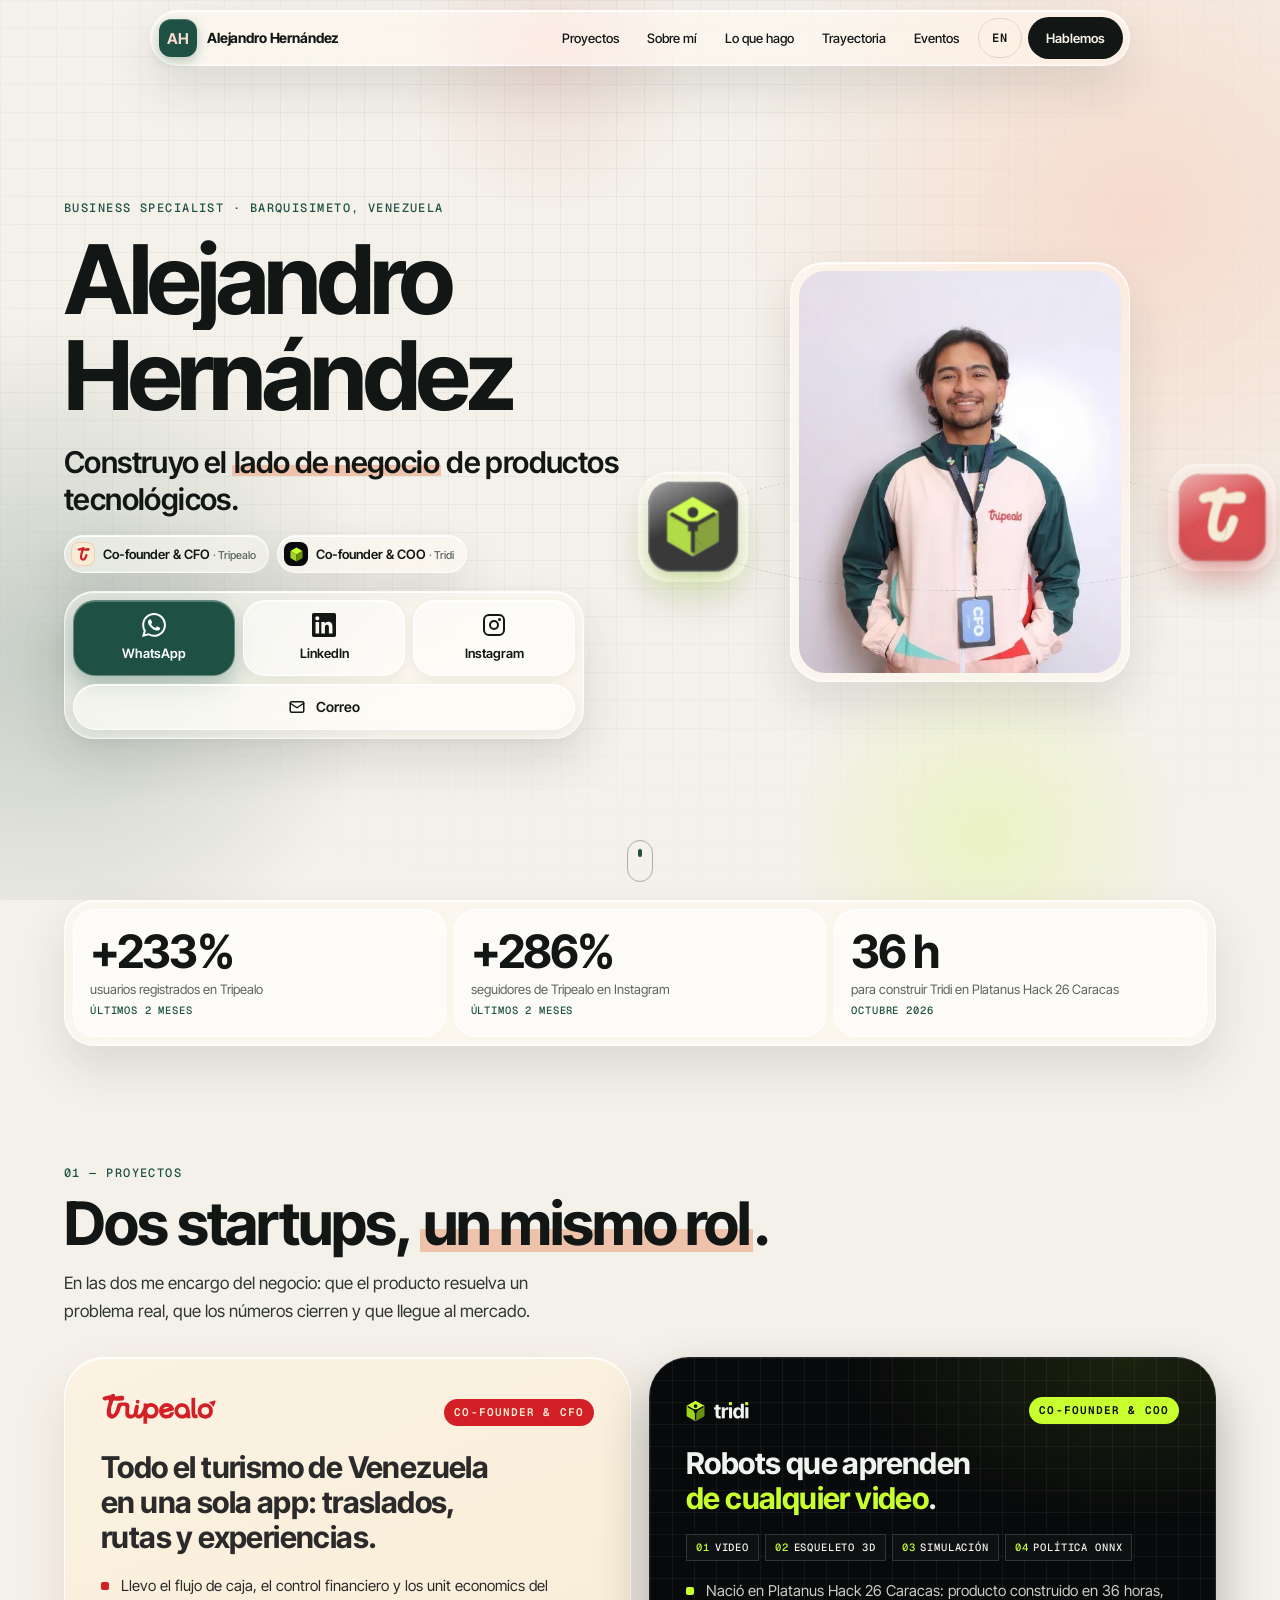
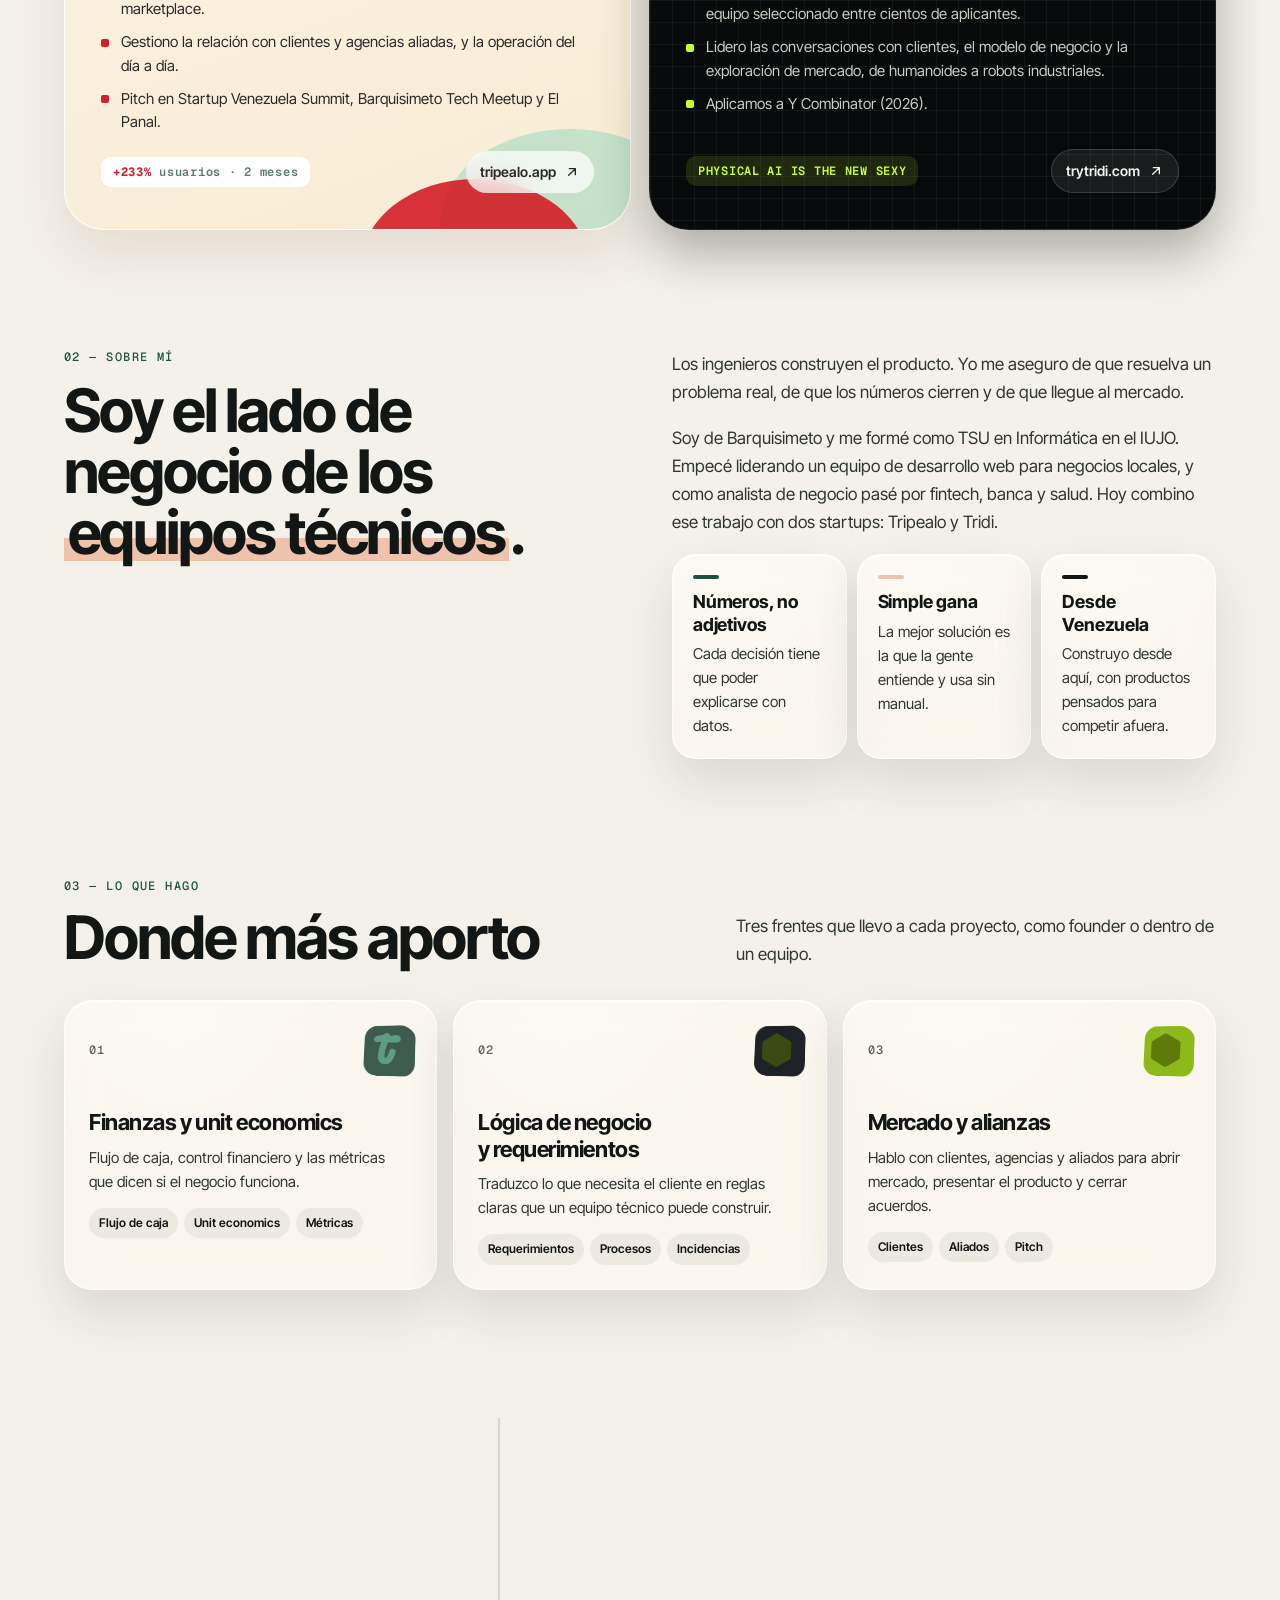
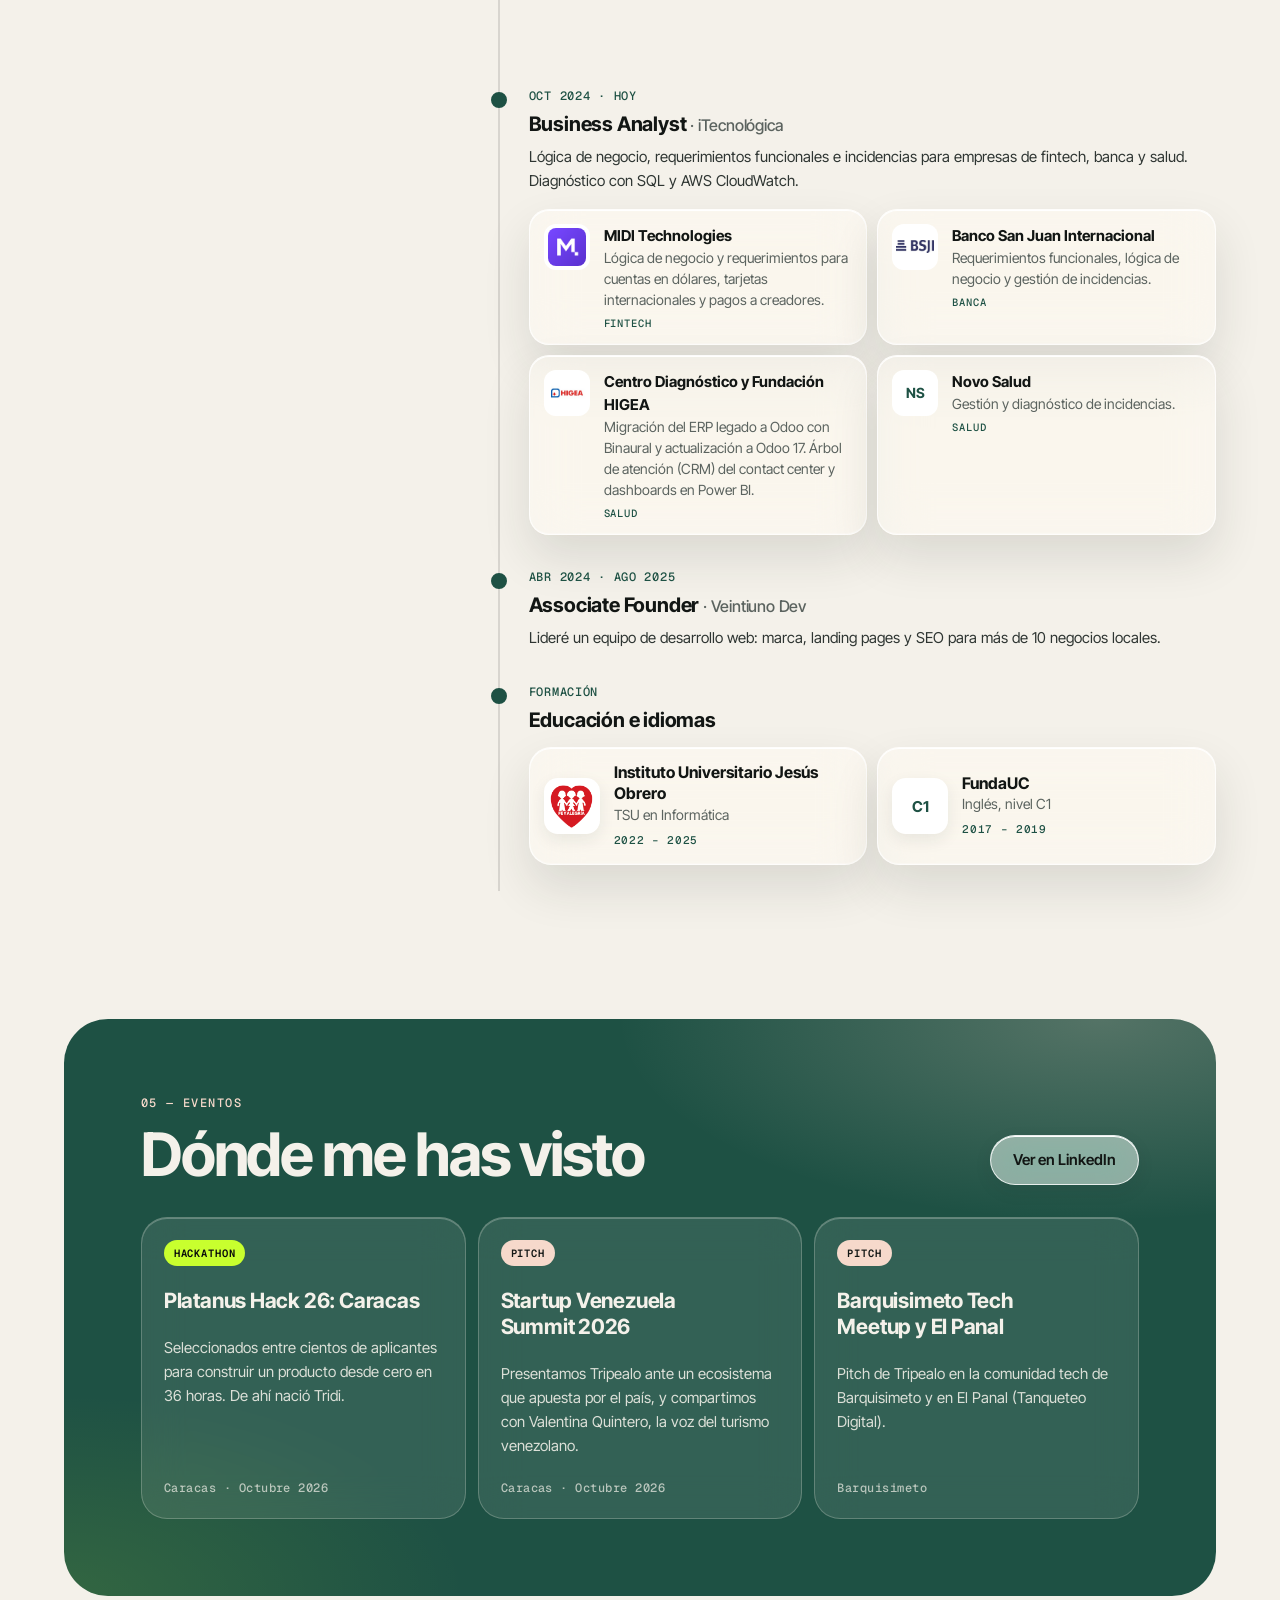
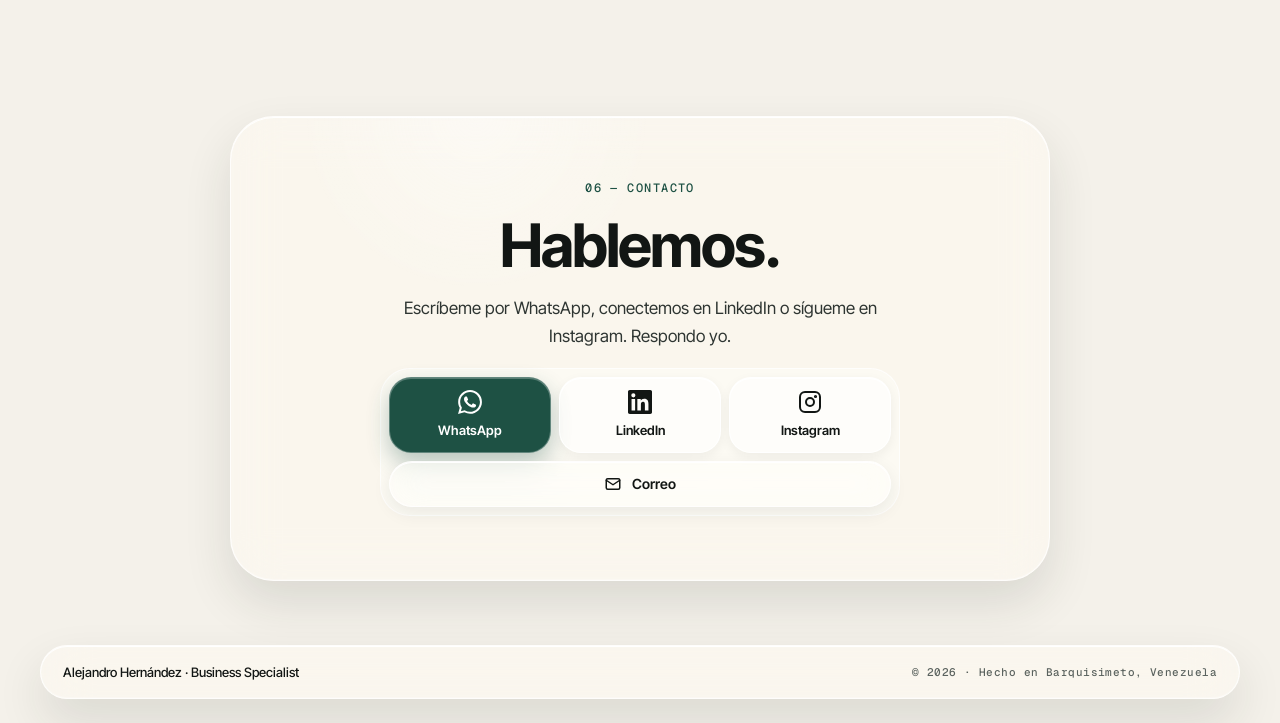
<file: index.html>
<!doctype html>
<html lang="es">
<head>
<meta charset="utf-8">
<meta name="viewport" content="width=device-width, initial-scale=1, viewport-fit=cover">
<title>Alejandro Hernández · Business Specialist | Co-founder de Tripealo y Tridi</title>
<meta name="description" content="Alejandro Hernández, Business Specialist de Barquisimeto, Venezuela. Co-founder y CFO de Tripealo, co-founder y COO de Tridi, y Business Analyst en fintech, banca y salud. Escríbeme por WhatsApp, LinkedIn o Instagram.">
<meta name="author" content="Alejandro Hernández">
<meta name="robots" content="index, follow, max-image-preview:large">
<meta name="theme-color" content="#F4F1EA">
<link rel="canonical" href="https://alehernandezt.github.io/">
<link rel="alternate" hreflang="es" href="https://alehernandezt.github.io/">
<link rel="alternate" hreflang="en" href="https://alehernandezt.github.io/en/">
<link rel="alternate" hreflang="x-default" href="https://alehernandezt.github.io/">

<meta property="og:type" content="profile">
<meta property="og:locale" content="es_VE">
<meta property="og:locale:alternate" content="en_US">
<meta property="og:site_name" content="Alejandro Hernández">
<meta property="og:title" content="Alejandro Hernández · Business Specialist">
<meta property="og:description" content="Construyo el lado de negocio de productos tecnológicos. Co-founder & CFO de Tripealo y Co-founder & COO de Tridi.">
<meta property="og:url" content="https://alehernandezt.github.io/">
<meta property="og:image" content="https://alehernandezt.github.io/assets/img/og-alejandro.jpg">
<meta property="og:image:width" content="1200">
<meta property="og:image:height" content="630">
<meta property="og:image:alt" content="Alejandro Hernández, Business Specialist">
<meta property="og:image:type" content="image/jpeg">
<meta property="profile:first_name" content="Alejandro">
<meta property="profile:last_name" content="Hernández">
<meta name="twitter:card" content="summary_large_image">
<meta name="twitter:title" content="Alejandro Hernández · Business Specialist">
<meta name="twitter:description" content="Construyo el lado de negocio de productos tecnológicos. Co-founder de Tripealo y Tridi.">
<meta name="twitter:image" content="https://alehernandezt.github.io/assets/img/og-alejandro.jpg">

<link rel="icon" href="/favicon.svg" type="image/svg+xml">
<link rel="apple-touch-icon" href="/apple-touch-icon.png">
<link rel="preconnect" href="https://fonts.googleapis.com">
<link rel="preconnect" href="https://fonts.gstatic.com" crossorigin>
<link rel="stylesheet" href="https://fonts.googleapis.com/css2?family=Inter+Tight:wght@400;500;600;700&family=Geist+Mono:wght@500;600&display=swap">
<link rel="preload" as="image" type="image/webp" href="/assets/img/profile-480.webp" imagesrcset="/assets/img/profile-480.webp 480w, /assets/img/profile-800.webp 800w" imagesizes="(min-width:1024px) 340px, 62vw" fetchpriority="high">
<link rel="stylesheet" href="/assets/css/site.css">
<script>document.documentElement.classList.add('js')</script>
<script type="application/ld+json">
{
  "@context": "https://schema.org",
  "@graph": [
    {
      "@type": "Person",
      "@id": "https://alehernandezt.github.io/#alejandro",
      "name": "Alejandro Hernández",
      "alternateName": ["José Alejandro Hernández Torres", "Ale Hernández", "alehernandezt"],
      "jobTitle": "Business Specialist",
      "description": "Business Specialist de Barquisimeto, Venezuela. Co-founder y CFO de Tripealo, co-founder y COO de Tridi, y Business Analyst en iTecnológica para fintech, banca y salud.",
      "image": "https://alehernandezt.github.io/assets/img/profile-480.jpg",
      "url": "https://alehernandezt.github.io/",
      "email": "mailto:j.alehernandezt@gmail.com",
      "telephone": "+58 424 566 5055",
      "worksFor": [
        { "@id": "https://alehernandezt.github.io/#tripealo" },
        { "@id": "https://alehernandezt.github.io/#tridi" },
        { "@type": "Organization", "name": "iTecnológica" }
      ],
      "address": { "@type": "PostalAddress", "addressLocality": "Barquisimeto", "addressRegion": "Lara", "addressCountry": "VE" },
      "alumniOf": { "@type": "CollegeOrUniversity", "name": "Instituto Universitario Jesús Obrero (IUJO)" },
      "hasCredential": {
        "@type": "EducationalOccupationalCredential",
        "credentialCategory": "degree",
        "name": "Técnico Superior Universitario en Informática",
        "recognizedBy": { "@type": "CollegeOrUniversity", "name": "Instituto Universitario Jesús Obrero (IUJO)" }
      },
      "knowsAbout": ["Lógica de negocio", "Análisis de negocio", "Unit economics", "Flujo de caja", "Operaciones", "Expansión de mercado", "Requerimientos funcionales", "Fintech", "Banca", "Salud", "Power BI", "SQL", "Odoo", "IA agéntica"],
      "knowsLanguage": ["es", "en"],
      "sameAs": ["https://www.linkedin.com/in/alehernandezt/", "https://www.instagram.com/ale.hzt/"]
    },
    {
      "@type": "Organization",
      "@id": "https://alehernandezt.github.io/#tripealo",
      "name": "Tripealo",
      "url": "https://tripealo.app",
      "description": "Marketplace de experiencias de viaje que reúne traslados, rutas y planes turísticos de Venezuela en una sola app.",
      "foundingDate": "2025",
      "founder": { "@id": "https://alehernandezt.github.io/#alejandro" },
      "sameAs": ["https://www.linkedin.com/company/tripealo/"]
    },
    {
      "@type": "Organization",
      "@id": "https://alehernandezt.github.io/#tridi",
      "name": "Tridi",
      "url": "https://trytridi.com",
      "description": "Startup de Physical AI: convierte videos de personas reales en datos y políticas entrenadas para que los robots aprendan tareas.",
      "foundingDate": "2026",
      "founder": { "@id": "https://alehernandezt.github.io/#alejandro" }
    },
    {
      "@type": "ProfilePage",
      "@id": "https://alehernandezt.github.io/#page",
      "url": "https://alehernandezt.github.io/",
      "name": "Alejandro Hernández · Business Specialist",
      "inLanguage": "es",
      "mainEntity": { "@id": "https://alehernandezt.github.io/#alejandro" }
    }
  ]
}
</script>
</head>
<body>
<a class="skip" href="#contenido">Saltar al contenido</a>
<div class="backdrop" aria-hidden="true"><span class="glow g1"></span><span class="glow g2"></span><span class="glow g3"></span><span class="glow g4"></span></div>
<div class="progress" aria-hidden="true"></div>

<!-- NAV -->
<div class="nav-shell">
  <nav class="nav glass" aria-label="Principal">
    <a class="brand" href="#inicio" aria-label="Alejandro Hernández, inicio">
      <span class="monogram" aria-hidden="true">AH</span>
      <span class="brand-name">Alejandro Hernández</span>
    </a>
    <div class="nav-links">
      <a href="#proyectos">Proyectos</a>
      <a href="#sobre-mi">Sobre mí</a>
      <a href="#lo-que-hago">Lo que hago</a>
      <a href="#trayectoria">Trayectoria</a>
      <a href="#eventos">Eventos</a>
    </div>
    <a class="lang" href="/en/" hreflang="en" lang="en" aria-label="Read in English">EN</a>
    <a class="nav-cta" href="#contacto">Hablemos</a>
    <button class="menu-btn" type="button" aria-expanded="false" aria-controls="menu" aria-label="Abrir menú"><span></span></button>
    <div class="menu glass" id="menu">
      <a href="#proyectos">Proyectos <small>01</small></a>
      <a href="#sobre-mi">Sobre mí <small>02</small></a>
      <a href="#lo-que-hago">Lo que hago <small>03</small></a>
      <a href="#trayectoria">Trayectoria <small>04</small></a>
      <a href="#eventos">Eventos <small>05</small></a>
      <a class="btn btn-dark" href="#contacto">Hablemos</a>
    </div>
  </nav>
</div>

<!-- HERO: retrato + contactos primero (la tarjeta NFC trae aquí) -->
<header class="hero" id="inicio">
  <div class="wrap hero-grid">
    <div class="hero-copy">
      <p class="hero-role hero-fade" style="--d:.15s">Business Specialist<span class="cf"> · Barquisimeto, Venezuela</span></p>
      <h1><span class="line"><span>Alejandro</span></span><span class="line"><span>Hernández</span></span></h1>
      <p class="hero-claim hero-fade" style="--d:.3s">Construyo el <span class="mark">lado de negocio</span> de productos tecnológicos.</p>
      <div class="ventures hero-fade" style="--d:.38s">
        <a class="venture glass" href="https://www.tripealo.app/" target="_blank" rel="noopener"><i class="tp" aria-hidden="true"><svg viewBox="204 204 300 340" fill="currentColor"><path d="M451.2,225.84c18.06-.33,42.41,2.65,40.33,27.91-3.14,38.26-22.6,34.54-53.82,35.78a349.38,349.38,0,0,1-65.28-4,17.41,17.41,0,0,0-19.22,11.83c-13.16,39.43-23.59,75.88-28.06,105.78-5.06,34.12-1.67,57.22,17.8,59.87,27,3.65,46.63-62.36,53.25-81.66,10.45-30.56,57.57-14.33,47.22,16.15-17.48,51.27-37.86,116-96.5,116-66.25,0-81.74-46.72-71.31-117.53,4.14-28.24,13-60.88,24.11-95.83a17.6,17.6,0,0,0-19.88-22.61c-8.7,1.57-16.9,3.81-22.36,6.46-29.41,14.24-51.69-29.65-23-45,25.52-13.67,86.56-11.68,97-28.66,14.08-23.11,54.83-6.38,44.55,22C371.1,245.88,415.67,226.42,451.2,225.84Z"/></svg></i><span><span class="cf">Co-founder &amp; </span>CFO <small>· Tripealo</small></span></a>
        <a class="venture glass" href="https://trytridi.com/" target="_blank" rel="noopener"><i class="td" aria-hidden="true"><svg viewBox="2.5 1 27 30"><path fill="#c8ff2e" d="M16 2l12.1 7L16 16 3.9 9z"/><path fill="#9fd61c" d="M3.9 9 16 16v14L3.9 23z"/><path fill="#6b8f0e" d="M28.1 9 16 16v14l12.1-7z"/></svg></i><span><span class="cf">Co-founder &amp; </span>COO <small>· Tridi</small></span></a>
      </div>

      <div class="dock glass hero-fade" style="--d:.46s" aria-label="Contacto">
        <a class="dock-link wa" href="https://wa.me/584245665055?text=Hola%20Alejandro%2C%20vi%20tu%20p%C3%A1gina%20y%20me%20gustar%C3%ADa%20conversar." target="_blank" rel="noopener"><svg viewBox="0 0 24 24" fill="currentColor" aria-hidden="true"><use href="#i-wa"/></svg>WhatsApp</a>
        <a class="dock-link" href="https://www.linkedin.com/in/alehernandezt/" target="_blank" rel="noopener me"><svg viewBox="0 0 24 24" fill="currentColor" aria-hidden="true"><use href="#i-li"/></svg>LinkedIn</a>
        <a class="dock-link" href="https://www.instagram.com/ale.hzt/" target="_blank" rel="noopener me"><svg viewBox="0 0 24 24" fill="none" stroke="currentColor" stroke-width="2" aria-hidden="true"><use href="#i-ig"/></svg>Instagram</a>
        <div class="dock-extra">
          <a class="btn btn-glass" href="mailto:j.alehernandezt@gmail.com" aria-label="Correo: j.alehernandezt@gmail.com"><svg viewBox="0 0 24 24" fill="none" stroke="currentColor" stroke-width="2" stroke-linecap="round" stroke-linejoin="round" aria-hidden="true"><rect x="3" y="5" width="18" height="14" rx="2"/><path d="m3 7 9 6 9-6"/></svg>Correo</a>
        </div>
      </div>
    </div>

    <div class="stage">
      <div class="portrait">
        <span class="orbit-ring" aria-hidden="true"></span>
        <figure class="portrait-card glass">
          <div class="portrait-frame">
            <img src="/assets/img/profile-480.webp" srcset="/assets/img/profile-480.webp 480w, /assets/img/profile-800.webp 800w" sizes="(min-width:1024px) 340px, 62vw" alt="Alejandro Hernández sonriendo, con chaqueta verde y durazno" width="800" height="1200" fetchpriority="high" decoding="async">
          </div>
        </figure>
        <div class="orbiter" aria-hidden="true">
          <div class="t3d-ring glass"><div class="t3d-bob"><div class="t3d" data-variant="0"><span class="face"></span><span class="glyph"><svg viewBox="204 204 300 340"><path d="M451.2,225.84c18.06-.33,42.41,2.65,40.33,27.91-3.14,38.26-22.6,34.54-53.82,35.78a349.38,349.38,0,0,1-65.28-4,17.41,17.41,0,0,0-19.22,11.83c-13.16,39.43-23.59,75.88-28.06,105.78-5.06,34.12-1.67,57.22,17.8,59.87,27,3.65,46.63-62.36,53.25-81.66,10.45-30.56,57.57-14.33,47.22,16.15-17.48,51.27-37.86,116-96.5,116-66.25,0-81.74-46.72-71.31-117.53,4.14-28.24,13-60.88,24.11-95.83a17.6,17.6,0,0,0-19.88-22.61c-8.7,1.57-16.9,3.81-22.36,6.46-29.41,14.24-51.69-29.65-23-45,25.52-13.67,86.56-11.68,97-28.66,14.08-23.11,54.83-6.38,44.55,22C371.1,245.88,415.67,226.42,451.2,225.84Z"/></svg></span></div></div></div>
          <span class="orbiter-label" style="--size:64px">Tripealo · CFO</span>
        </div>
        <div class="orbiter" aria-hidden="true">
          <div class="t3d-ring glass"><div class="t3d-bob"><div class="t3d tridi" data-variant="0" data-offset="2200"><span class="face"></span><span class="glyph"><svg viewBox="2.5 1 27 30"><path class="c1" d="M16 2l12.1 7L16 16 3.9 9z"/><path class="c2" d="M3.9 9 16 16v14L3.9 23z"/><path class="c3" d="M28.1 9 16 16v14l12.1-7z"/><path class="k k-line" d="M16 16 6.3 10.4M16 16l9.7-5.6M16 16v11.4"/><circle class="k k-dot" cx="16" cy="9.4" r="2.5"/><rect class="k k-dot" x="13.7" y="13.7" width="4.6" height="4.6"/></svg></span></div></div></div>
          <span class="orbiter-label" style="--size:64px">Tridi · COO</span>
        </div>
      </div>
    </div>
  </div>
  <span class="scroll-cue" aria-hidden="true"></span>
</header>

<main id="contenido">

  <!-- CIFRAS -->
  <div class="wrap">
    <div class="stats glass reveal" role="list" aria-label="Resultados">
      <div class="stat" role="listitem"><b>+233%</b><span>usuarios registrados en Tripealo</span><em>Últimos 2 meses</em></div>
      <div class="stat" role="listitem"><b>+286%</b><span>seguidores de Tripealo en Instagram</span><em>Últimos 2 meses</em></div>
      <div class="stat" role="listitem"><b>36 h</b><span>para construir Tridi en Platanus Hack 26 Caracas</span><em>Octubre 2026</em></div>
    </div>
  </div>

  <!-- 01 PROYECTOS -->
  <section class="section" id="proyectos" aria-labelledby="t-proy">
    <div class="wrap">
      <div class="head reveal">
        <div>
          <p class="eyebrow">01 — Proyectos</p>
          <h2 class="h2" id="t-proy" style="margin-top:12px">Dos startups, <span class="mark">un mismo rol</span>.</h2>
        </div>
        <p class="lead">En las dos me encargo del negocio: que el producto resuelva un problema real, que los números cierren y que llegue al mercado.</p>
      </div>
      <div class="projects">
        <article class="proj tp reveal flip-l" data-tilt="5">
          <div class="proj-top">
            <img class="proj-logo" src="/assets/img/wordmark.svg" alt="Tripealo" width="122" height="38">
            <span class="proj-role">Co-founder &amp; CFO</span>
          </div>
          <h3>Todo el turismo de Venezuela en una sola app: traslados, rutas y experiencias.</h3>
          <ul>
            <li>Llevo el flujo de caja, el control financiero y los unit economics del marketplace.</li>
            <li>Gestiono la relación con clientes y agencias aliadas, y la operación del día a día.</li>
            <li>Pitch en Startup Venezuela Summit, Barquisimeto Tech Meetup y El Panal.</li>
          </ul>
          <div class="proj-foot">
            <span class="proj-metric"><b>+233%</b> usuarios · 2 meses</span>
            <a class="proj-link" href="https://www.tripealo.app/" target="_blank" rel="noopener">tripealo.app <svg viewBox="0 0 24 24" fill="none" stroke="currentColor" stroke-width="2" stroke-linecap="round" stroke-linejoin="round" aria-hidden="true"><path d="M7 17 17 7M8 7h9v9"/></svg></a>
          </div>
        </article>
        <article class="proj td reveal flip-r" data-tilt="5" style="--d:.1s">
          <div class="proj-top">
            <img class="proj-logo" src="/assets/img/tridi-logo.svg" alt="Tridi" width="75" height="34">
            <span class="proj-role">Co-founder &amp; COO</span>
          </div>
          <h3>Robots que aprenden <span>de cualquier video</span>.</h3>
          <div class="steps" aria-label="Cómo funciona">
            <span><b>01</b>VIDEO</span><span><b>02</b>ESQUELETO 3D</span><span><b>03</b>SIMULACIÓN</span><span><b>04</b>POLÍTICA ONNX</span>
          </div>
          <ul>
            <li>Nació en Platanus Hack 26 Caracas: producto construido en 36 horas, equipo seleccionado entre cientos de aplicantes.</li>
            <li>Lidero las conversaciones con clientes, el modelo de negocio y la exploración de mercado, de humanoides a robots industriales.</li>
            <li>Aplicamos a Y Combinator (2026).</li>
          </ul>
          <div class="proj-foot">
            <span class="proj-metric" style="background:rgba(200,255,46,.12);color:var(--td-senal)">PHYSICAL AI IS THE NEW SEXY</span>
            <a class="proj-link" href="https://trytridi.com/" target="_blank" rel="noopener">trytridi.com <svg viewBox="0 0 24 24" fill="none" stroke="currentColor" stroke-width="2" stroke-linecap="round" stroke-linejoin="round" aria-hidden="true"><path d="M7 17 17 7M8 7h9v9"/></svg></a>
          </div>
        </article>
      </div>
    </div>
  </section>

  <!-- 02 SOBRE MÍ -->
  <section class="section" id="sobre-mi" aria-labelledby="t-sobre">
    <div class="wrap about">
      <div class="head reveal" style="margin-bottom:0">
        <p class="eyebrow">02 — Sobre mí</p>
        <h2 class="h2" id="t-sobre">Soy el lado de negocio de los <span class="mark">equipos técnicos</span>.</h2>
      </div>
      <div class="about-text">
        <p class="lead reveal">Los ingenieros construyen el producto. Yo me aseguro de que resuelva un problema real, de que los números cierren y de que llegue al mercado.</p>
        <p class="lead reveal">Soy de Barquisimeto y me formé como TSU en Informática en el IUJO. Empecé liderando un equipo de desarrollo web para negocios locales, y como analista de negocio pasé por fintech, banca y salud. Hoy combino ese trabajo con dos startups: Tripealo y Tridi.</p>
        <div class="principles">
          <div class="principle glass sheen reveal"><b>Números, no adjetivos</b><p>Cada decisión tiene que poder explicarse con datos.</p></div>
          <div class="principle glass sheen reveal" style="--d:.08s"><b>Simple gana</b><p>La mejor solución es la que la gente entiende y usa sin manual.</p></div>
          <div class="principle glass sheen reveal" style="--d:.16s"><b>Desde Venezuela</b><p>Construyo desde aquí, con productos pensados para competir afuera.</p></div>
        </div>
      </div>
    </div>
  </section>

  <!-- 03 LO QUE HAGO -->
  <section class="section" id="lo-que-hago" aria-labelledby="t-hago">
    <div class="wrap">
      <div class="head reveal">
        <div>
          <p class="eyebrow">03 — Lo que hago</p>
          <h2 class="h2" id="t-hago" style="margin-top:12px">Donde más aporto</h2>
        </div>
        <p class="lead">Tres frentes que llevo a cada proyecto, como founder o dentro de un equipo.</p>
      </div>
      <div class="cards">
        <article class="card glass sheen reveal" data-tilt="8">
          <div class="card-top"><span class="card-num">01</span><span class="card-icon3d" aria-hidden="true"><span class="t3d" data-variant="1" data-static><span class="face"></span><span class="glyph"><svg viewBox="204 204 300 340"><path d="M451.2,225.84c18.06-.33,42.41,2.65,40.33,27.91-3.14,38.26-22.6,34.54-53.82,35.78a349.38,349.38,0,0,1-65.28-4,17.41,17.41,0,0,0-19.22,11.83c-13.16,39.43-23.59,75.88-28.06,105.78-5.06,34.12-1.67,57.22,17.8,59.87,27,3.65,46.63-62.36,53.25-81.66,10.45-30.56,57.57-14.33,47.22,16.15-17.48,51.27-37.86,116-96.5,116-66.25,0-81.74-46.72-71.31-117.53,4.14-28.24,13-60.88,24.11-95.83a17.6,17.6,0,0,0-19.88-22.61c-8.7,1.57-16.9,3.81-22.36,6.46-29.41,14.24-51.69-29.65-23-45,25.52-13.67,86.56-11.68,97-28.66,14.08-23.11,54.83-6.38,44.55,22C371.1,245.88,415.67,226.42,451.2,225.84Z"/></svg></span></span></span></div>
          <div class="card-body">
            <h3>Finanzas y unit economics</h3>
            <p>Flujo de caja, control financiero y las métricas que dicen si el negocio funciona.</p>
            <ul class="tags"><li>Flujo de caja</li><li>Unit economics</li><li>Métricas</li></ul>
          </div>
        </article>
        <article class="card glass sheen reveal" data-tilt="8" style="--d:.08s">
          <div class="card-top"><span class="card-num">02</span><span class="card-icon3d" aria-hidden="true"><span class="t3d tridi" data-variant="0" data-static><span class="face"></span><span class="glyph"><svg viewBox="2.5 1 27 30"><path class="c1" d="M16 2l12.1 7L16 16 3.9 9z"/><path class="c2" d="M3.9 9 16 16v14L3.9 23z"/><path class="c3" d="M28.1 9 16 16v14l12.1-7z"/><path class="k k-line" d="M16 16 6.3 10.4M16 16l9.7-5.6M16 16v11.4"/><circle class="k k-dot" cx="16" cy="9.4" r="2.5"/><rect class="k k-dot" x="13.7" y="13.7" width="4.6" height="4.6"/></svg></span></span></span></div>
          <div class="card-body">
            <h3>Lógica de negocio y requerimientos</h3>
            <p>Traduzco lo que necesita el cliente en reglas claras que un equipo técnico puede construir.</p>
            <ul class="tags"><li>Requerimientos</li><li>Procesos</li><li>Incidencias</li></ul>
          </div>
        </article>
        <article class="card glass sheen reveal" data-tilt="8" style="--d:.16s">
          <div class="card-top"><span class="card-num">03</span><span class="card-icon3d" aria-hidden="true"><span class="t3d tridi" data-variant="1" data-static><span class="face"></span><span class="glyph"><svg viewBox="2.5 1 27 30"><path class="c1" d="M16 2l12.1 7L16 16 3.9 9z"/><path class="c2" d="M3.9 9 16 16v14L3.9 23z"/><path class="c3" d="M28.1 9 16 16v14l12.1-7z"/><path class="k k-line" d="M16 16 6.3 10.4M16 16l9.7-5.6M16 16v11.4"/><circle class="k k-dot" cx="16" cy="9.4" r="2.5"/><rect class="k k-dot" x="13.7" y="13.7" width="4.6" height="4.6"/></svg></span></span></span></div>
          <div class="card-body">
            <h3>Mercado y alianzas</h3>
            <p>Hablo con clientes, agencias y aliados para abrir mercado, presentar el producto y cerrar acuerdos.</p>
            <ul class="tags"><li>Clientes</li><li>Aliados</li><li>Pitch</li></ul>
          </div>
        </article>
      </div>
    </div>
  </section>

  <!-- 04 TRAYECTORIA -->
  <section class="section" id="trayectoria" aria-labelledby="t-tray">
    <div class="wrap tl-wrap">
      <div class="head reveal">
        <p class="eyebrow">04 — Trayectoria</p>
        <h2 class="h2" id="t-tray">Camino recorrido</h2>
        <p class="lead">De liderar un equipo web a co-fundar dos startups, con fintech, banca y salud en el medio.</p>
      </div>
      <ol class="tl" style="margin:0;padding:0;list-style:none">
        <li class="tl-item reveal">
          <span class="tl-date">Oct 2026 · hoy</span>
          <h3 class="tl-title">Co-founder &amp; COO <small>· Tridi</small></h3>
          <p class="tl-body">Startup de Physical AI nacida en Platanus Hack 26 Caracas. Modelo de negocio, clientes y exploración de mercado.</p>
        </li>
        <li class="tl-item reveal">
          <span class="tl-date">Oct 2025 · hoy</span>
          <h3 class="tl-title">Co-founder &amp; CFO <small>· Tripealo</small></h3>
          <p class="tl-body">Marketplace de experiencias de viaje. Finanzas, unit economics, aliados y operación. +233% de usuarios en los últimos 2 meses.</p>
        </li>
        <li class="tl-item reveal">
          <span class="tl-date">Oct 2024 · hoy</span>
          <h3 class="tl-title">Business Analyst <small>· iTecnológica</small></h3>
          <p class="tl-body">Lógica de negocio, requerimientos funcionales e incidencias para empresas de fintech, banca y salud. Diagnóstico con SQL y AWS CloudWatch.</p>
          <div class="clients">
            <div class="client glass"><img src="/assets/img/logos/midi.png" alt="Logo de MIDI" width="46" height="46" loading="lazy"><div><b>MIDI Technologies</b><span>Lógica de negocio y requerimientos para cuentas en dólares, tarjetas internacionales y pagos a creadores.</span><span class="tag">Fintech</span></div></div>
            <div class="client glass"><img src="/assets/img/logos/bsji.jpg" alt="Logo de Banco San Juan Internacional" width="46" height="46" loading="lazy"><div><b>Banco San Juan Internacional</b><span>Requerimientos funcionales, lógica de negocio y gestión de incidencias.</span><span class="tag">Banca</span></div></div>
            <div class="client glass"><img src="/assets/img/logos/higea.jpg" alt="Logo de Centro Diagnóstico HIGEA" width="46" height="46" loading="lazy"><div><b>Centro Diagnóstico y Fundación HIGEA</b><span>Migración del ERP legado a Odoo con Binaural y actualización a Odoo 17. Árbol de atención (CRM) del contact center y dashboards en Power BI.</span><span class="tag">Salud</span></div></div>
            <div class="client glass"><span class="ini" aria-hidden="true">NS</span><div><b>Novo Salud</b><span>Gestión y diagnóstico de incidencias.</span><span class="tag">Salud</span></div></div>
          </div>
        </li>
        <li class="tl-item reveal">
          <span class="tl-date">Abr 2024 · Ago 2025</span>
          <h3 class="tl-title">Associate Founder <small>· Veintiuno Dev</small></h3>
          <p class="tl-body">Lideré un equipo de desarrollo web: marca, landing pages y SEO para más de 10 negocios locales.</p>
        </li>
        <li class="tl-item reveal">
          <span class="tl-date">Formación</span>
          <h3 class="tl-title">Educación e idiomas</h3>
          <div class="edu">
            <div class="edu-card glass"><img src="/assets/img/logos/iujo.png" alt="Logo del IUJO" width="56" height="56" loading="lazy"><div><b>Instituto Universitario Jesús Obrero</b><span>TSU en Informática</span><em>2022 – 2025</em></div></div>
            <div class="edu-card glass"><span class="ini" aria-hidden="true">C1</span><div><b>FundaUC</b><span>Inglés, nivel C1</span><em>2017 – 2019</em></div></div>
          </div>
        </li>
      </ol>
    </div>
  </section>

  <!-- 05 EVENTOS -->
  <section class="section" id="eventos" aria-labelledby="t-eventos">
    <div class="wrap">
      <div class="events">
        <div class="head reveal">
          <div>
            <p class="eyebrow">05 — Eventos</p>
            <h2 class="h2" id="t-eventos" style="margin-top:12px">Dónde me has visto</h2>
          </div>
          <a class="btn btn-glass" style="color:var(--ink)" href="https://www.linkedin.com/in/alehernandezt/" target="_blank" rel="noopener">Ver en LinkedIn</a>
        </div>
        <div class="event-grid">
          <article class="event reveal" data-tilt="6">
            <span class="tag td">Hackathon</span>
            <h3>Platanus Hack 26: Caracas</h3>
            <p>Seleccionados entre cientos de aplicantes para construir un producto desde cero en 36 horas. De ahí nació Tridi.</p>
            <span class="event-meta">Caracas · Octubre 2026</span>
          </article>
          <article class="event reveal" data-tilt="6" style="--d:.08s">
            <span class="tag">Pitch</span>
            <h3>Startup Venezuela Summit 2026</h3>
            <p>Presentamos Tripealo ante un ecosistema que apuesta por el país, y compartimos con Valentina Quintero, la voz del turismo venezolano.</p>
            <span class="event-meta">Caracas · Octubre 2026</span>
          </article>
          <article class="event reveal" data-tilt="6" style="--d:.16s">
            <span class="tag">Pitch</span>
            <h3>Barquisimeto Tech Meetup y El Panal</h3>
            <p>Pitch de Tripealo en la comunidad tech de Barquisimeto y en El Panal (Tanqueteo Digital).</p>
            <span class="event-meta">Barquisimeto</span>
          </article>
        </div>
      </div>
    </div>
  </section>

</main>

<!-- CONTACTO -->
<section class="contact" id="contacto" aria-labelledby="t-contacto">
  <div class="wrap">
    <div class="contact-card glass sheen reveal">
      <p class="eyebrow">06 — Contacto</p>
      <h2 class="h2" id="t-contacto">Hablemos.</h2>
      <p class="lead" style="max-width:520px">Escríbeme por WhatsApp, conectemos en LinkedIn o sígueme en Instagram. Respondo yo.</p>
      <div class="dock">
        <a class="dock-link wa" href="https://wa.me/584245665055?text=Hola%20Alejandro%2C%20vi%20tu%20p%C3%A1gina%20y%20me%20gustar%C3%ADa%20conversar." target="_blank" rel="noopener"><svg viewBox="0 0 24 24" fill="currentColor" aria-hidden="true"><use href="#i-wa"/></svg>WhatsApp</a>
        <a class="dock-link" href="https://www.linkedin.com/in/alehernandezt/" target="_blank" rel="noopener me"><svg viewBox="0 0 24 24" fill="currentColor" aria-hidden="true"><use href="#i-li"/></svg>LinkedIn</a>
        <a class="dock-link" href="https://www.instagram.com/ale.hzt/" target="_blank" rel="noopener me"><svg viewBox="0 0 24 24" fill="none" stroke="currentColor" stroke-width="2" aria-hidden="true"><use href="#i-ig"/></svg>Instagram</a>
        <div class="dock-extra">
          <a class="btn btn-glass" href="mailto:j.alehernandezt@gmail.com" aria-label="Correo: j.alehernandezt@gmail.com"><svg viewBox="0 0 24 24" fill="none" stroke="currentColor" stroke-width="2" stroke-linecap="round" stroke-linejoin="round" aria-hidden="true"><rect x="3" y="5" width="18" height="14" rx="2"/><path d="m3 7 9 6 9-6"/></svg>Correo</a>
        </div>
      </div>
    </div>
  </div>
  <footer class="footer glass">
    <p>Alejandro Hernández · Business Specialist</p>
    <small>© 2026 · Hecho en Barquisimeto, Venezuela</small>
  </footer>
</section>

<!-- Barra de contacto flotante (móvil) -->
<nav class="quick glass" aria-label="Contacto rápido">
  <a class="wa" href="https://wa.me/584245665055?text=Hola%20Alejandro%2C%20vi%20tu%20p%C3%A1gina%20y%20me%20gustar%C3%ADa%20conversar." target="_blank" rel="noopener" aria-label="WhatsApp"><svg viewBox="0 0 24 24" fill="currentColor" aria-hidden="true"><use href="#i-wa"/></svg></a>
  <a href="https://www.linkedin.com/in/alehernandezt/" target="_blank" rel="noopener me" aria-label="LinkedIn"><svg viewBox="0 0 24 24" fill="currentColor" aria-hidden="true"><use href="#i-li"/></svg></a>
  <a href="https://www.instagram.com/ale.hzt/" target="_blank" rel="noopener me" aria-label="Instagram"><svg viewBox="0 0 24 24" fill="none" stroke="currentColor" stroke-width="2" aria-hidden="true"><use href="#i-ig"/></svg></a>
  <a href="mailto:j.alehernandezt@gmail.com" aria-label="Correo"><svg viewBox="0 0 24 24" fill="none" stroke="currentColor" stroke-width="2" stroke-linecap="round" stroke-linejoin="round" aria-hidden="true"><rect x="3" y="5" width="18" height="14" rx="2"/><path d="m3 7 9 6 9-6"/></svg></a>
</nav>

<!-- Íconos reutilizables -->
<svg width="0" height="0" style="position:absolute" aria-hidden="true">
  <symbol id="i-wa" viewBox="0 0 24 24"><path d="M17.47 14.38c-.3-.15-1.76-.87-2.03-.97-.27-.1-.47-.15-.67.15-.2.3-.77.97-.94 1.17-.17.2-.35.22-.65.07-.3-.15-1.26-.46-2.39-1.47-.88-.79-1.48-1.76-1.65-2.06-.17-.3-.02-.46.13-.61.13-.13.3-.35.45-.52.15-.17.2-.3.3-.5.1-.2.05-.37-.02-.52-.08-.15-.67-1.61-.92-2.21-.24-.58-.49-.5-.67-.51h-.57c-.2 0-.52.07-.8.37-.27.3-1.04 1.02-1.04 2.48s1.07 2.88 1.21 3.08c.15.2 2.1 3.2 5.08 4.49.71.31 1.26.49 1.69.63.71.22 1.36.19 1.87.12.57-.09 1.76-.72 2.01-1.41.25-.7.25-1.29.17-1.41-.07-.13-.27-.2-.57-.35zM12.05 21.78h-.01a9.87 9.87 0 0 1-5.03-1.38l-.36-.21-3.74.98 1-3.65-.24-.37a9.86 9.86 0 0 1-1.51-5.26c0-5.45 4.44-9.88 9.89-9.88 2.64 0 5.12 1.03 6.99 2.9a9.82 9.82 0 0 1 2.89 6.99c0 5.45-4.44 9.88-9.88 9.88zm8.41-18.3A11.81 11.81 0 0 0 12.05 0C5.5 0 .16 5.34.16 11.89c0 2.1.55 4.14 1.59 5.95L.06 24l6.3-1.65a11.88 11.88 0 0 0 5.68 1.45h.01c6.55 0 11.89-5.34 11.89-11.89 0-3.18-1.24-6.17-3.48-8.42z"/></symbol>
  <symbol id="i-li" viewBox="0 0 24 24"><path d="M20.45 20.45h-3.56v-5.57c0-1.33-.02-3.04-1.85-3.04-1.86 0-2.14 1.45-2.14 2.94v5.67H9.35V9h3.41v1.56h.05c.48-.9 1.64-1.85 3.37-1.85 3.6 0 4.27 2.37 4.27 5.46v6.28zM5.34 7.43a2.06 2.06 0 1 1 0-4.13 2.06 2.06 0 0 1 0 4.13zM7.12 20.45H3.56V9h3.56v11.45zM22.22 0H1.77C.79 0 0 .77 0 1.73v20.54C0 23.23.79 24 1.77 24h20.45c.98 0 1.78-.77 1.78-1.73V1.73C24 .77 23.2 0 22.22 0z"/></symbol>
  <symbol id="i-ig" viewBox="0 0 24 24"><rect x="2" y="2" width="20" height="20" rx="5"/><circle cx="12" cy="12" r="4"/><circle cx="17.5" cy="6.5" r=".6" fill="currentColor"/></symbol>
  <symbol id="i-add" viewBox="0 0 24 24"><path d="M16 21v-2a4 4 0 0 0-4-4H6a4 4 0 0 0-4 4v2"/><circle cx="9" cy="7" r="4"/><path d="M19 8v6M22 11h-6"/></symbol>
</svg>

<script src="/assets/js/site.js" defer></script>
</body>
</html>
</file>
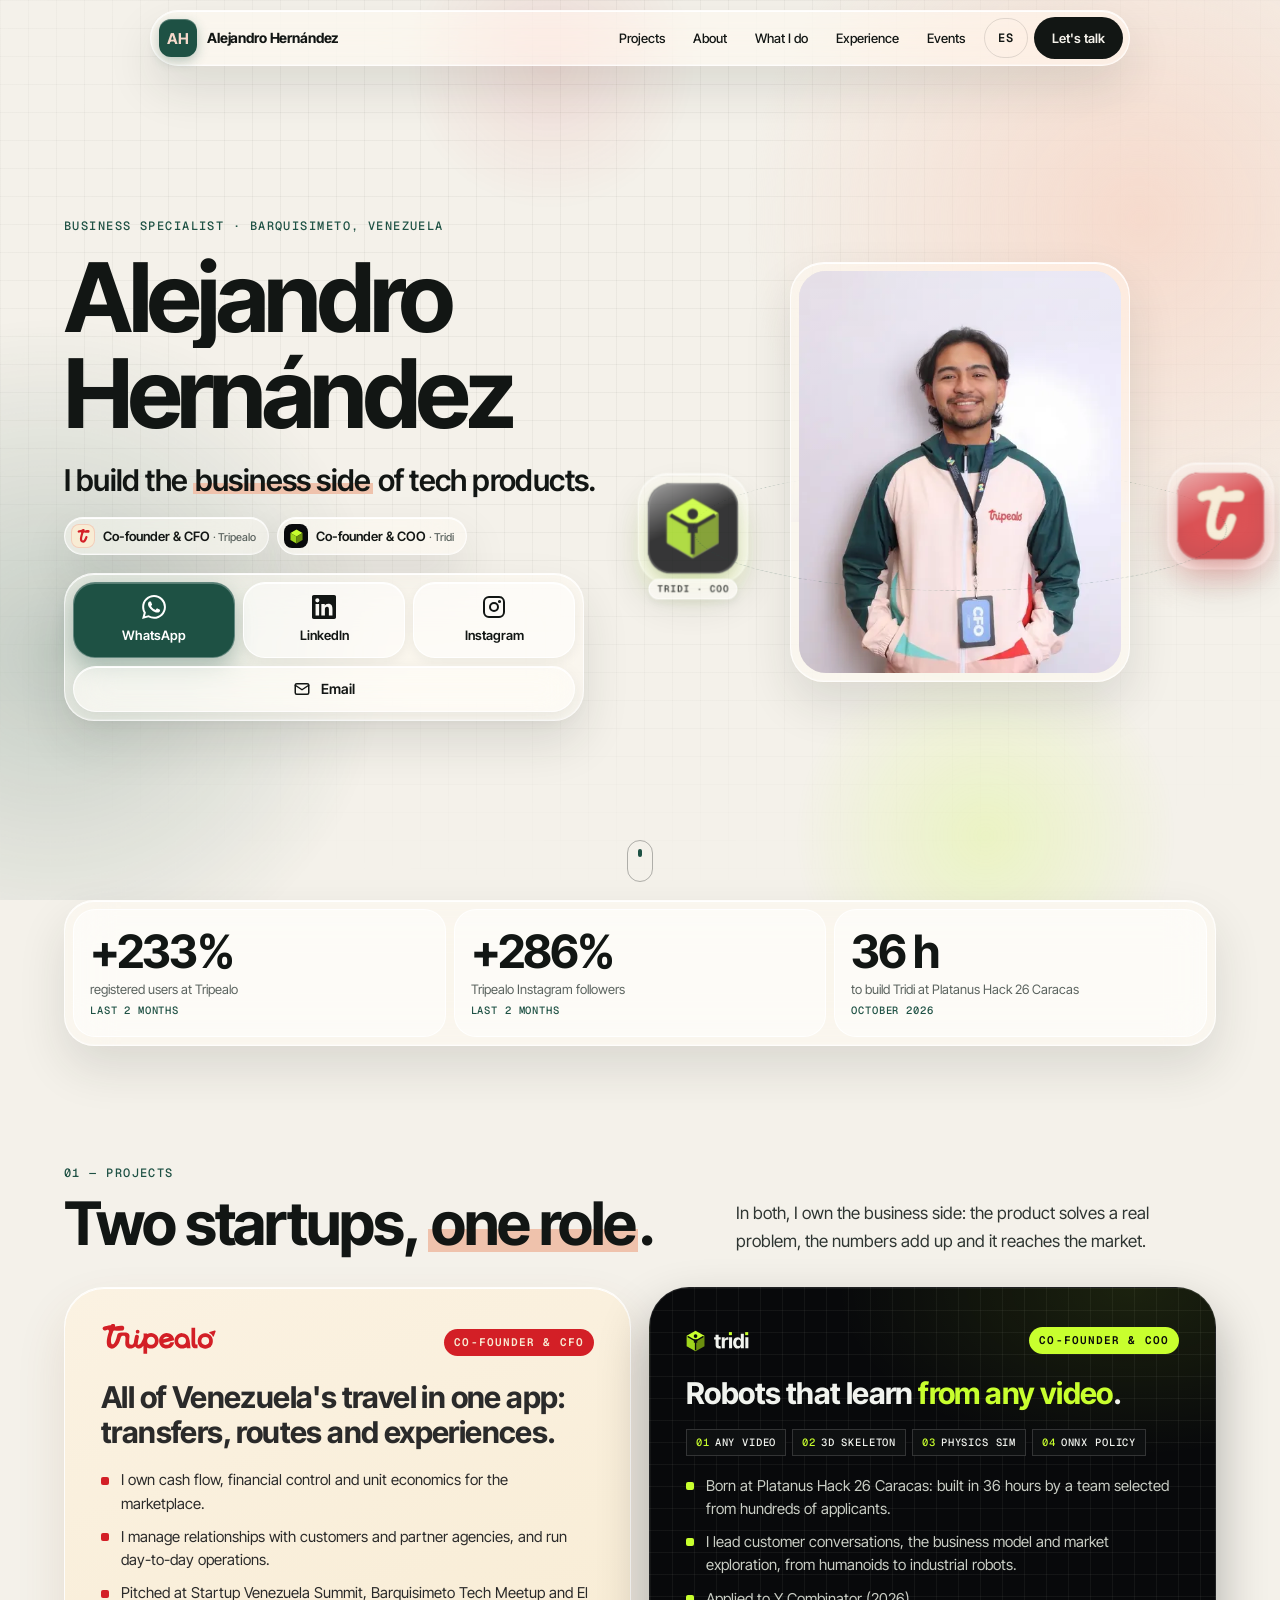
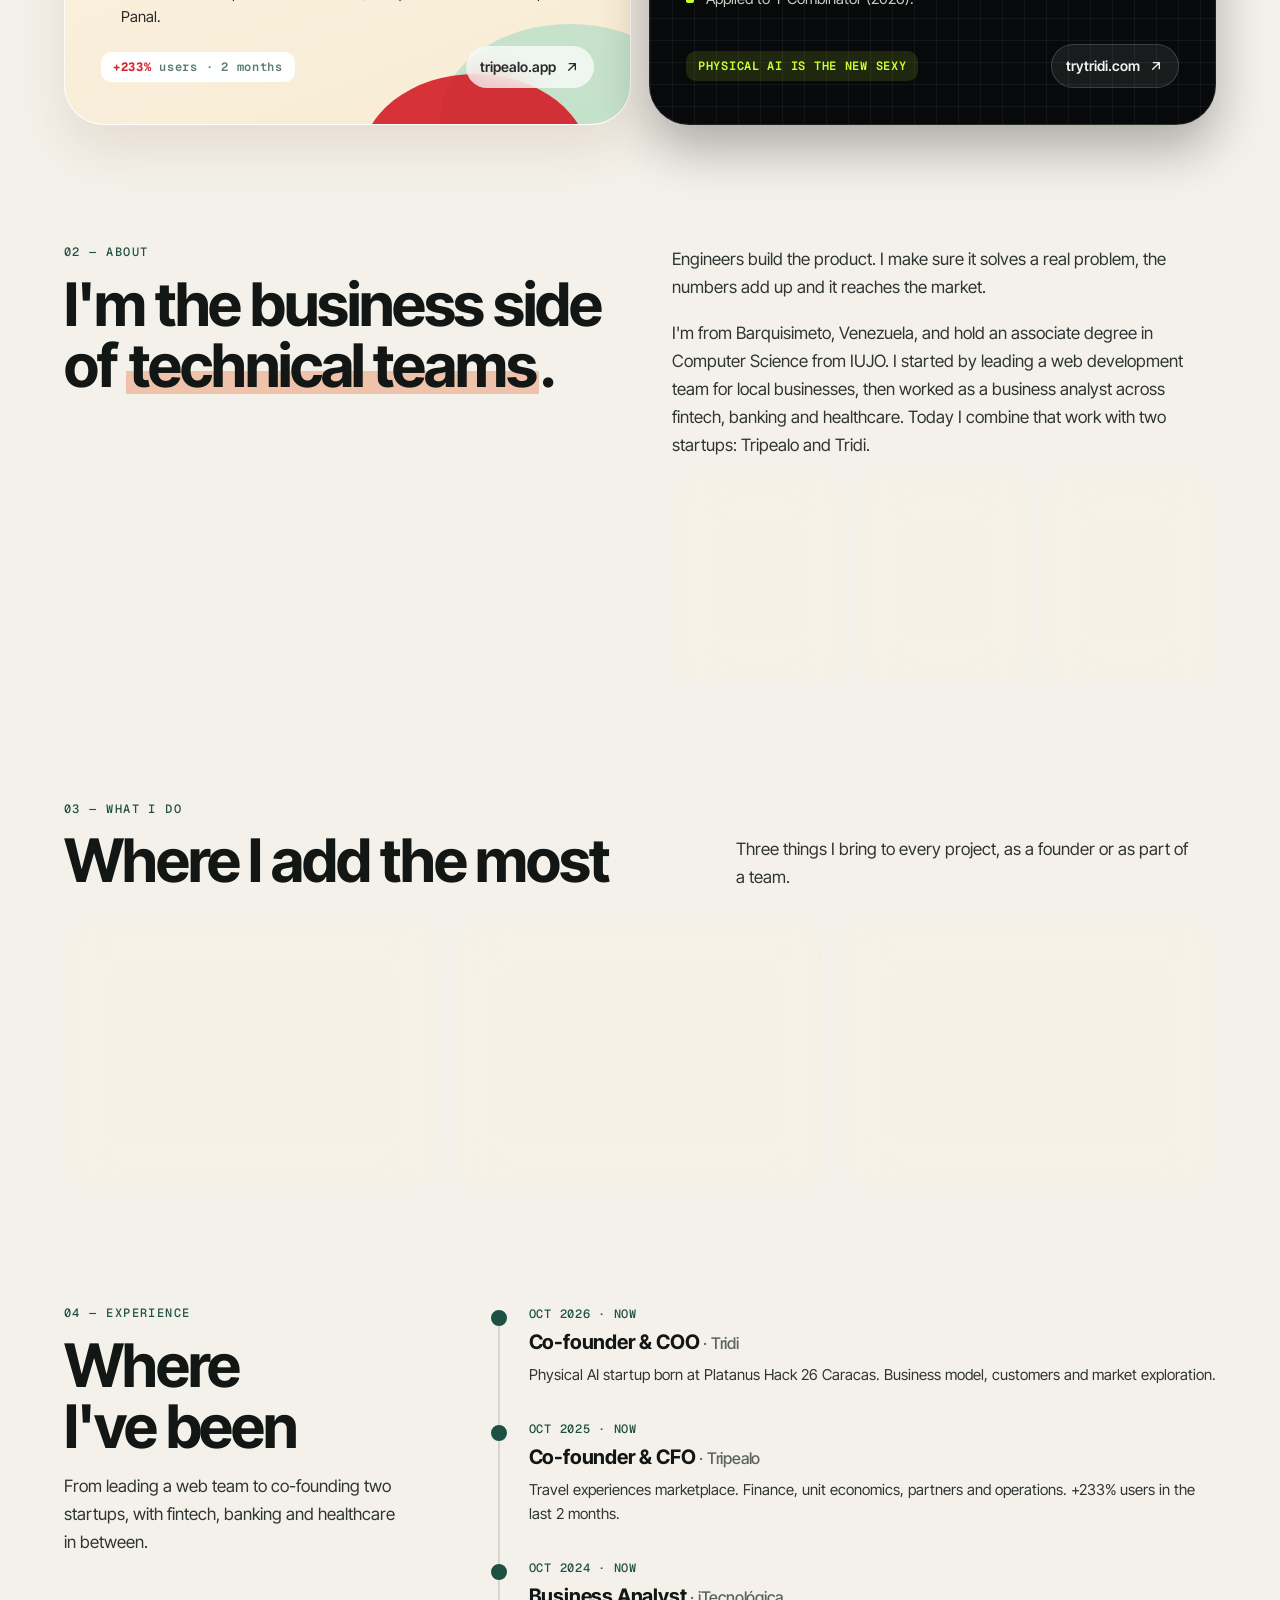
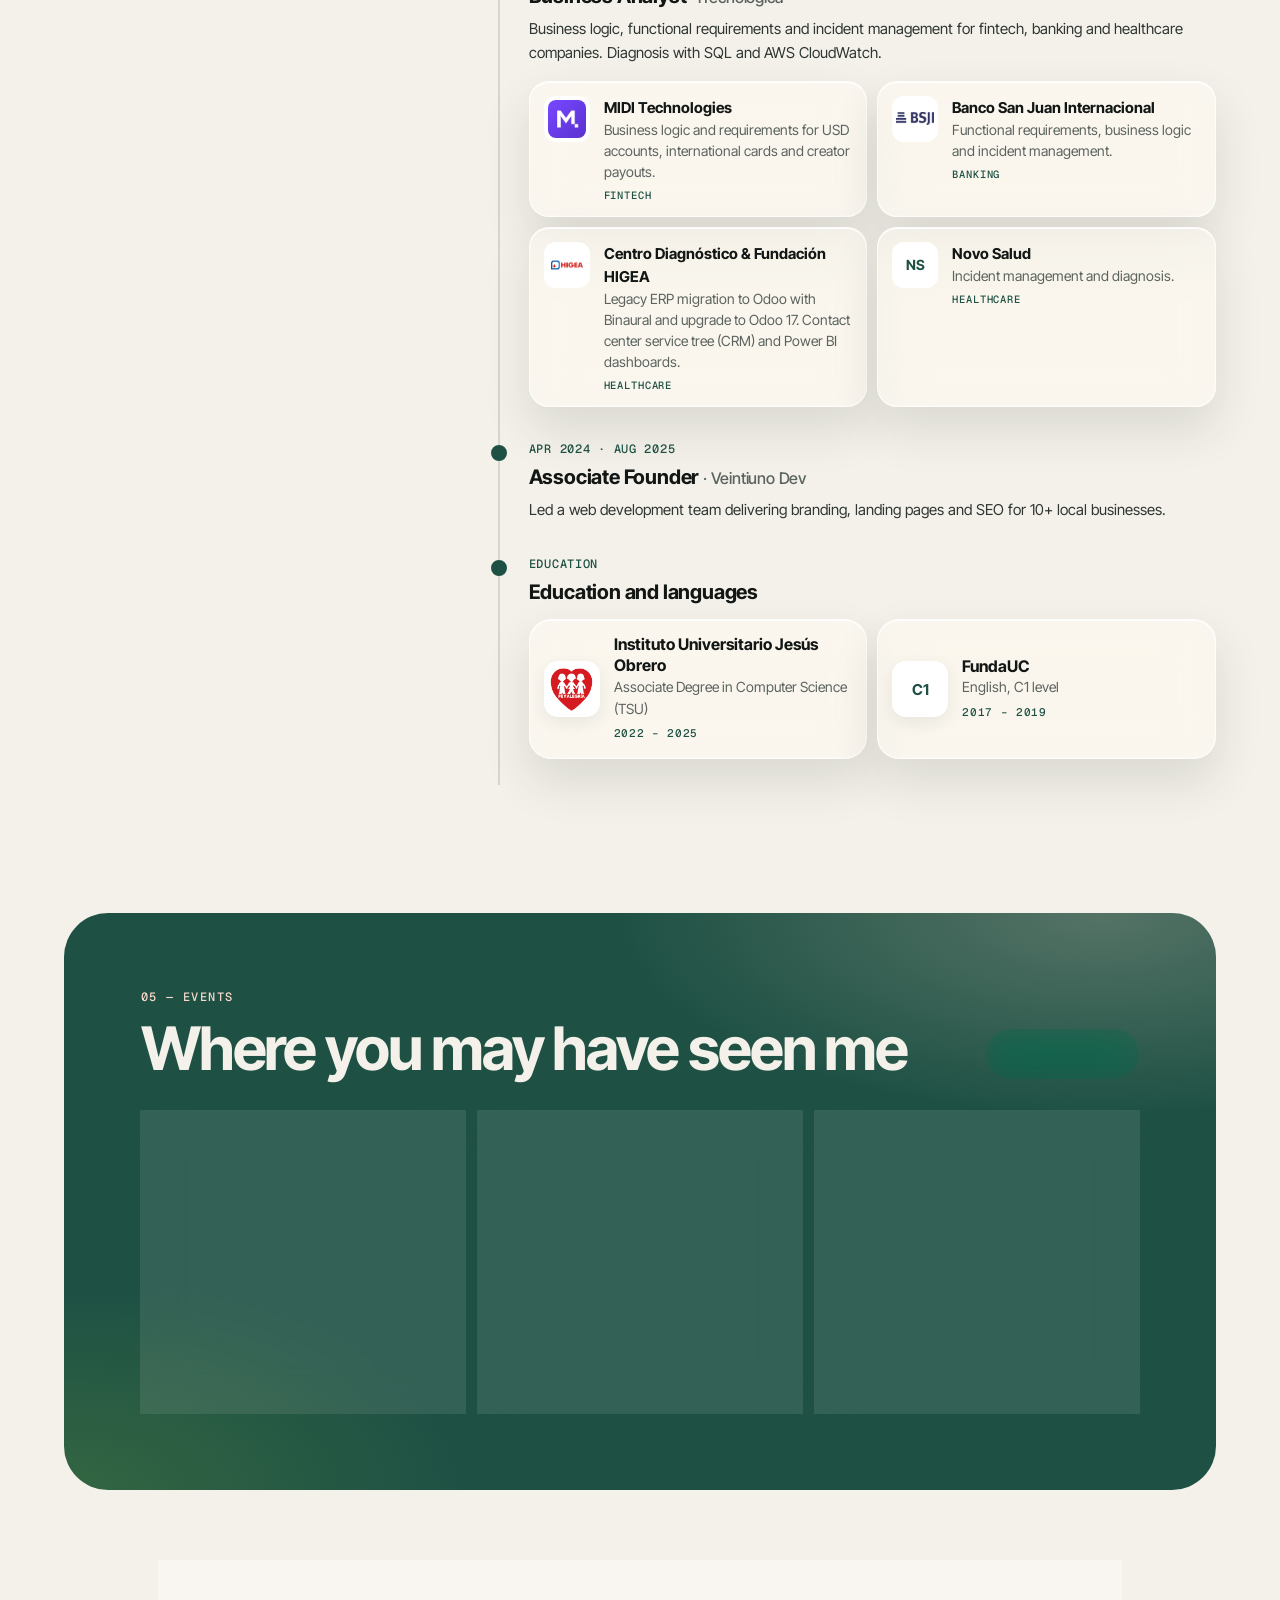
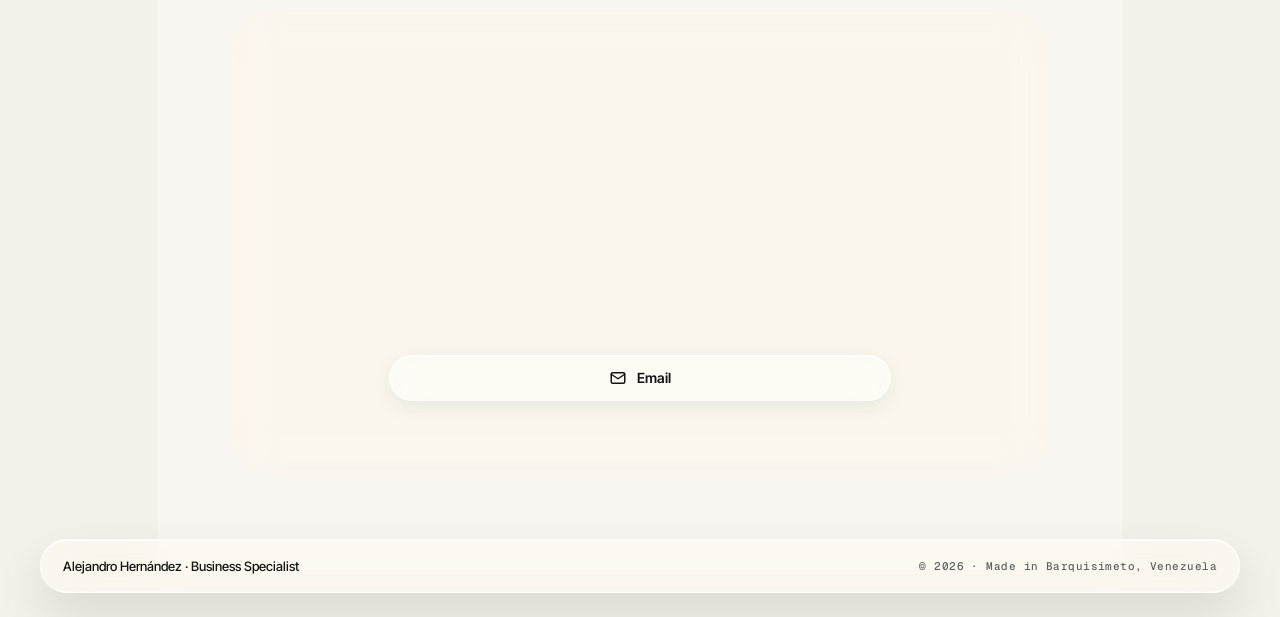
<file: en/index.html>
<!doctype html>
<html lang="en">
<head>
<meta charset="utf-8">
<meta name="viewport" content="width=device-width, initial-scale=1, viewport-fit=cover">
<title>Alejandro Hernández · Business Specialist | Co-founder of Tripealo and Tridi</title>
<meta name="description" content="Alejandro Hernández, Business Specialist from Barquisimeto, Venezuela. Co-founder & CFO of Tripealo, Co-founder & COO of Tridi, and Business Analyst across fintech, banking and healthcare. Reach me on WhatsApp, LinkedIn or Instagram.">
<meta name="author" content="Alejandro Hernández">
<meta name="robots" content="index, follow, max-image-preview:large">
<meta name="theme-color" content="#F4F1EA">
<link rel="canonical" href="https://alehernandezt.github.io/en/">
<link rel="alternate" hreflang="es" href="https://alehernandezt.github.io/">
<link rel="alternate" hreflang="en" href="https://alehernandezt.github.io/en/">
<link rel="alternate" hreflang="x-default" href="https://alehernandezt.github.io/">

<meta property="og:type" content="profile">
<meta property="og:locale" content="en_US">
<meta property="og:locale:alternate" content="es_VE">
<meta property="og:site_name" content="Alejandro Hernández">
<meta property="og:title" content="Alejandro Hernández · Business Specialist">
<meta property="og:description" content="I build the business side of tech products. Co-founder & CFO of Tripealo and Co-founder & COO of Tridi.">
<meta property="og:url" content="https://alehernandezt.github.io/en/">
<meta property="og:image" content="https://alehernandezt.github.io/assets/img/og-alejandro.jpg">
<meta property="og:image:width" content="1200">
<meta property="og:image:height" content="630">
<meta property="og:image:alt" content="Alejandro Hernández, Business Specialist">
<meta property="og:image:type" content="image/jpeg">
<meta property="profile:first_name" content="Alejandro">
<meta property="profile:last_name" content="Hernández">
<meta name="twitter:card" content="summary_large_image">
<meta name="twitter:title" content="Alejandro Hernández · Business Specialist">
<meta name="twitter:description" content="I build the business side of tech products. Co-founder of Tripealo and Tridi.">
<meta name="twitter:image" content="https://alehernandezt.github.io/assets/img/og-alejandro.jpg">

<link rel="icon" href="/favicon.svg" type="image/svg+xml">
<link rel="apple-touch-icon" href="/apple-touch-icon.png">
<link rel="preconnect" href="https://fonts.googleapis.com">
<link rel="preconnect" href="https://fonts.gstatic.com" crossorigin>
<link rel="stylesheet" href="https://fonts.googleapis.com/css2?family=Inter+Tight:wght@400;500;600;700&family=Geist+Mono:wght@500;600&display=swap">
<link rel="preload" as="image" type="image/webp" href="/assets/img/profile-480.webp" imagesrcset="/assets/img/profile-480.webp 480w, /assets/img/profile-800.webp 800w" imagesizes="(min-width:1024px) 340px, 62vw" fetchpriority="high">
<link rel="stylesheet" href="/assets/css/site.css">
<script>document.documentElement.classList.add('js')</script>
<script type="application/ld+json">
{
  "@context": "https://schema.org",
  "@graph": [
    {
      "@type": "Person",
      "@id": "https://alehernandezt.github.io/#alejandro",
      "name": "Alejandro Hernández",
      "alternateName": ["José Alejandro Hernández Torres", "Ale Hernández", "alehernandezt"],
      "jobTitle": "Business Specialist",
      "description": "Business Specialist from Barquisimeto, Venezuela. Co-founder & CFO of Tripealo, Co-founder & COO of Tridi, and Business Analyst at iTecnológica for fintech, banking and healthcare.",
      "image": "https://alehernandezt.github.io/assets/img/profile-480.jpg",
      "url": "https://alehernandezt.github.io/",
      "email": "mailto:j.alehernandezt@gmail.com",
      "telephone": "+58 424 566 5055",
      "worksFor": [
        { "@id": "https://alehernandezt.github.io/#tripealo" },
        { "@id": "https://alehernandezt.github.io/#tridi" },
        { "@type": "Organization", "name": "iTecnológica" }
      ],
      "address": { "@type": "PostalAddress", "addressLocality": "Barquisimeto", "addressRegion": "Lara", "addressCountry": "VE" },
      "alumniOf": { "@type": "CollegeOrUniversity", "name": "Instituto Universitario Jesús Obrero (IUJO)" },
      "hasCredential": {
        "@type": "EducationalOccupationalCredential",
        "credentialCategory": "degree",
        "name": "Associate Degree in Computer Science (TSU)",
        "recognizedBy": { "@type": "CollegeOrUniversity", "name": "Instituto Universitario Jesús Obrero (IUJO)" }
      },
      "knowsAbout": ["Business logic", "Business analysis", "Unit economics", "Cash flow", "Operations", "Market expansion", "Functional requirements", "Fintech", "Banking", "Healthcare", "Power BI", "SQL", "Odoo", "Agentic AI"],
      "knowsLanguage": ["es", "en"],
      "sameAs": ["https://www.linkedin.com/in/alehernandezt/", "https://www.instagram.com/ale.hzt/"]
    },
    {
      "@type": "Organization",
      "@id": "https://alehernandezt.github.io/#tripealo",
      "name": "Tripealo",
      "url": "https://tripealo.app",
      "description": "Travel experiences marketplace that brings Venezuela's transfers, routes and tours together in one app.",
      "foundingDate": "2025",
      "founder": { "@id": "https://alehernandezt.github.io/#alejandro" },
      "sameAs": ["https://www.linkedin.com/company/tripealo/"]
    },
    {
      "@type": "Organization",
      "@id": "https://alehernandezt.github.io/#tridi",
      "name": "Tridi",
      "url": "https://trytridi.com",
      "description": "Physical AI startup that turns videos of real people into training data and trained policies so robots can learn tasks.",
      "foundingDate": "2026",
      "founder": { "@id": "https://alehernandezt.github.io/#alejandro" }
    },
    {
      "@type": "ProfilePage",
      "@id": "https://alehernandezt.github.io/en/#page",
      "url": "https://alehernandezt.github.io/en/",
      "name": "Alejandro Hernández · Business Specialist",
      "inLanguage": "en",
      "mainEntity": { "@id": "https://alehernandezt.github.io/#alejandro" }
    }
  ]
}
</script>
</head>
<body>
<a class="skip" href="#contenido">Skip to content</a>
<div class="backdrop" aria-hidden="true"><span class="glow g1"></span><span class="glow g2"></span><span class="glow g3"></span><span class="glow g4"></span></div>
<div class="progress" aria-hidden="true"></div>

<!-- NAV -->
<div class="nav-shell">
  <nav class="nav glass" aria-label="Main">
    <a class="brand" href="#inicio" aria-label="Alejandro Hernández, home">
      <span class="monogram" aria-hidden="true">AH</span>
      <span class="brand-name">Alejandro Hernández</span>
    </a>
    <div class="nav-links">
      <a href="#proyectos">Projects</a>
      <a href="#sobre-mi">About</a>
      <a href="#lo-que-hago">What I do</a>
      <a href="#trayectoria">Experience</a>
      <a href="#eventos">Events</a>
    </div>
    <a class="lang" href="/" hreflang="es" lang="es" aria-label="Leer en español">ES</a>
    <a class="nav-cta" href="#contacto">Let's talk</a>
    <button class="menu-btn" type="button" aria-expanded="false" aria-controls="menu" aria-label="Open menu"><span></span></button>
    <div class="menu glass" id="menu">
      <a href="#proyectos">Projects <small>01</small></a>
      <a href="#sobre-mi">About <small>02</small></a>
      <a href="#lo-que-hago">What I do <small>03</small></a>
      <a href="#trayectoria">Experience <small>04</small></a>
      <a href="#eventos">Events <small>05</small></a>
      <a class="btn btn-dark" href="#contacto">Let's talk</a>
    </div>
  </nav>
</div>

<!-- HERO: portrait + contacts first (the NFC card lands here) -->
<header class="hero" id="inicio">
  <div class="wrap hero-grid">
    <div class="hero-copy">
      <p class="hero-role hero-fade" style="--d:.15s">Business Specialist<span class="cf"> · Barquisimeto, Venezuela</span></p>
      <h1><span class="line"><span>Alejandro</span></span><span class="line"><span>Hernández</span></span></h1>
      <p class="hero-claim hero-fade" style="--d:.3s">I build the <span class="mark">business side</span> of tech products.</p>
      <div class="ventures hero-fade" style="--d:.38s">
        <a class="venture glass" href="https://www.tripealo.app/" target="_blank" rel="noopener"><i class="tp" aria-hidden="true"><svg viewBox="204 204 300 340" fill="currentColor"><path d="M451.2,225.84c18.06-.33,42.41,2.65,40.33,27.91-3.14,38.26-22.6,34.54-53.82,35.78a349.38,349.38,0,0,1-65.28-4,17.41,17.41,0,0,0-19.22,11.83c-13.16,39.43-23.59,75.88-28.06,105.78-5.06,34.12-1.67,57.22,17.8,59.87,27,3.65,46.63-62.36,53.25-81.66,10.45-30.56,57.57-14.33,47.22,16.15-17.48,51.27-37.86,116-96.5,116-66.25,0-81.74-46.72-71.31-117.53,4.14-28.24,13-60.88,24.11-95.83a17.6,17.6,0,0,0-19.88-22.61c-8.7,1.57-16.9,3.81-22.36,6.46-29.41,14.24-51.69-29.65-23-45,25.52-13.67,86.56-11.68,97-28.66,14.08-23.11,54.83-6.38,44.55,22C371.1,245.88,415.67,226.42,451.2,225.84Z"/></svg></i><span><span class="cf">Co-founder &amp; </span>CFO <small>· Tripealo</small></span></a>
        <a class="venture glass" href="https://trytridi.com/" target="_blank" rel="noopener"><i class="td" aria-hidden="true"><svg viewBox="2.5 1 27 30"><path fill="#c8ff2e" d="M16 2l12.1 7L16 16 3.9 9z"/><path fill="#9fd61c" d="M3.9 9 16 16v14L3.9 23z"/><path fill="#6b8f0e" d="M28.1 9 16 16v14l12.1-7z"/></svg></i><span><span class="cf">Co-founder &amp; </span>COO <small>· Tridi</small></span></a>
      </div>

      <div class="dock glass hero-fade" style="--d:.46s" aria-label="Contact">
        <a class="dock-link wa" href="https://wa.me/584245665055?text=Hi%20Alejandro%2C%20I%20saw%20your%20page%20and%20would%20like%20to%20talk." target="_blank" rel="noopener"><svg viewBox="0 0 24 24" fill="currentColor" aria-hidden="true"><use href="#i-wa"/></svg>WhatsApp</a>
        <a class="dock-link" href="https://www.linkedin.com/in/alehernandezt/" target="_blank" rel="noopener me"><svg viewBox="0 0 24 24" fill="currentColor" aria-hidden="true"><use href="#i-li"/></svg>LinkedIn</a>
        <a class="dock-link" href="https://www.instagram.com/ale.hzt/" target="_blank" rel="noopener me"><svg viewBox="0 0 24 24" fill="none" stroke="currentColor" stroke-width="2" aria-hidden="true"><use href="#i-ig"/></svg>Instagram</a>
        <div class="dock-extra">
          <a class="btn btn-glass" href="mailto:j.alehernandezt@gmail.com" aria-label="Email: j.alehernandezt@gmail.com"><svg viewBox="0 0 24 24" fill="none" stroke="currentColor" stroke-width="2" stroke-linecap="round" stroke-linejoin="round" aria-hidden="true"><rect x="3" y="5" width="18" height="14" rx="2"/><path d="m3 7 9 6 9-6"/></svg>Email</a>
        </div>
      </div>
    </div>

    <div class="stage">
      <div class="portrait">
        <span class="orbit-ring" aria-hidden="true"></span>
        <figure class="portrait-card glass">
          <div class="portrait-frame">
            <img src="/assets/img/profile-480.webp" srcset="/assets/img/profile-480.webp 480w, /assets/img/profile-800.webp 800w" sizes="(min-width:1024px) 340px, 62vw" alt="Alejandro Hernández smiling, wearing a green and peach jacket" width="800" height="1200" fetchpriority="high" decoding="async">
          </div>
        </figure>
        <div class="orbiter" aria-hidden="true">
          <div class="t3d-ring glass"><div class="t3d-bob"><div class="t3d" data-variant="0"><span class="face"></span><span class="glyph"><svg viewBox="204 204 300 340"><path d="M451.2,225.84c18.06-.33,42.41,2.65,40.33,27.91-3.14,38.26-22.6,34.54-53.82,35.78a349.38,349.38,0,0,1-65.28-4,17.41,17.41,0,0,0-19.22,11.83c-13.16,39.43-23.59,75.88-28.06,105.78-5.06,34.12-1.67,57.22,17.8,59.87,27,3.65,46.63-62.36,53.25-81.66,10.45-30.56,57.57-14.33,47.22,16.15-17.48,51.27-37.86,116-96.5,116-66.25,0-81.74-46.72-71.31-117.53,4.14-28.24,13-60.88,24.11-95.83a17.6,17.6,0,0,0-19.88-22.61c-8.7,1.57-16.9,3.81-22.36,6.46-29.41,14.24-51.69-29.65-23-45,25.52-13.67,86.56-11.68,97-28.66,14.08-23.11,54.83-6.38,44.55,22C371.1,245.88,415.67,226.42,451.2,225.84Z"/></svg></span></div></div></div>
          <span class="orbiter-label" style="--size:64px">Tripealo · CFO</span>
        </div>
        <div class="orbiter" aria-hidden="true">
          <div class="t3d-ring glass"><div class="t3d-bob"><div class="t3d tridi" data-variant="0" data-offset="2200"><span class="face"></span><span class="glyph"><svg viewBox="2.5 1 27 30"><path class="c1" d="M16 2l12.1 7L16 16 3.9 9z"/><path class="c2" d="M3.9 9 16 16v14L3.9 23z"/><path class="c3" d="M28.1 9 16 16v14l12.1-7z"/><path class="k k-line" d="M16 16 6.3 10.4M16 16l9.7-5.6M16 16v11.4"/><circle class="k k-dot" cx="16" cy="9.4" r="2.5"/><rect class="k k-dot" x="13.7" y="13.7" width="4.6" height="4.6"/></svg></span></div></div></div>
          <span class="orbiter-label" style="--size:64px">Tridi · COO</span>
        </div>
      </div>
    </div>
  </div>
  <span class="scroll-cue" aria-hidden="true"></span>
</header>

<main id="contenido">

  <!-- CIFRAS -->
  <div class="wrap">
    <div class="stats glass reveal" role="list" aria-label="Results">
      <div class="stat" role="listitem"><b>+233%</b><span>registered users at Tripealo</span><em>Last 2 months</em></div>
      <div class="stat" role="listitem"><b>+286%</b><span>Tripealo Instagram followers</span><em>Last 2 months</em></div>
      <div class="stat" role="listitem"><b>36 h</b><span>to build Tridi at Platanus Hack 26 Caracas</span><em>October 2026</em></div>
    </div>
  </div>

  <!-- 01 PROYECTOS -->
  <section class="section" id="proyectos" aria-labelledby="t-proy">
    <div class="wrap">
      <div class="head reveal">
        <div>
          <p class="eyebrow">01 — Projects</p>
          <h2 class="h2" id="t-proy" style="margin-top:12px">Two startups, <span class="mark">one role</span>.</h2>
        </div>
        <p class="lead">In both, I own the business side: the product solves a real problem, the numbers add up and it reaches the market.</p>
      </div>
      <div class="projects">
        <article class="proj tp reveal flip-l" data-tilt="5">
          <div class="proj-top">
            <img class="proj-logo" src="/assets/img/wordmark.svg" alt="Tripealo" width="122" height="38">
            <span class="proj-role">Co-founder &amp; CFO</span>
          </div>
          <h3>All of Venezuela's travel in one app: transfers, routes and experiences.</h3>
          <ul>
            <li>I own cash flow, financial control and unit economics for the marketplace.</li>
            <li>I manage relationships with customers and partner agencies, and run day-to-day operations.</li>
            <li>Pitched at Startup Venezuela Summit, Barquisimeto Tech Meetup and El Panal.</li>
          </ul>
          <div class="proj-foot">
            <span class="proj-metric"><b>+233%</b> users · 2 months</span>
            <a class="proj-link" href="https://www.tripealo.app/" target="_blank" rel="noopener">tripealo.app <svg viewBox="0 0 24 24" fill="none" stroke="currentColor" stroke-width="2" stroke-linecap="round" stroke-linejoin="round" aria-hidden="true"><path d="M7 17 17 7M8 7h9v9"/></svg></a>
          </div>
        </article>
        <article class="proj td reveal flip-r" data-tilt="5" style="--d:.1s">
          <div class="proj-top">
            <img class="proj-logo" src="/assets/img/tridi-logo.svg" alt="Tridi" width="75" height="34">
            <span class="proj-role">Co-founder &amp; COO</span>
          </div>
          <h3>Robots that learn <span>from any video</span>.</h3>
          <div class="steps" aria-label="How it works">
            <span><b>01</b>ANY VIDEO</span><span><b>02</b>3D SKELETON</span><span><b>03</b>PHYSICS SIM</span><span><b>04</b>ONNX POLICY</span>
          </div>
          <ul>
            <li>Born at Platanus Hack 26 Caracas: built in 36 hours by a team selected from hundreds of applicants.</li>
            <li>I lead customer conversations, the business model and market exploration, from humanoids to industrial robots.</li>
            <li>Applied to Y Combinator (2026).</li>
          </ul>
          <div class="proj-foot">
            <span class="proj-metric" style="background:rgba(200,255,46,.12);color:var(--td-senal)">PHYSICAL AI IS THE NEW SEXY</span>
            <a class="proj-link" href="https://trytridi.com/" target="_blank" rel="noopener">trytridi.com <svg viewBox="0 0 24 24" fill="none" stroke="currentColor" stroke-width="2" stroke-linecap="round" stroke-linejoin="round" aria-hidden="true"><path d="M7 17 17 7M8 7h9v9"/></svg></a>
          </div>
        </article>
      </div>
    </div>
  </section>

  <!-- 02 SOBRE MÍ -->
  <section class="section" id="sobre-mi" aria-labelledby="t-sobre">
    <div class="wrap about">
      <div class="head reveal" style="margin-bottom:0">
        <p class="eyebrow">02 — About</p>
        <h2 class="h2" id="t-sobre">I'm the business side of <span class="mark">technical teams</span>.</h2>
      </div>
      <div class="about-text">
        <p class="lead reveal">Engineers build the product. I make sure it solves a real problem, the numbers add up and it reaches the market.</p>
        <p class="lead reveal">I'm from Barquisimeto, Venezuela, and hold an associate degree in Computer Science from IUJO. I started by leading a web development team for local businesses, then worked as a business analyst across fintech, banking and healthcare. Today I combine that work with two startups: Tripealo and Tridi.</p>
        <div class="principles">
          <div class="principle glass sheen reveal"><b>Numbers, not adjectives</b><p>Every decision should be explainable with data.</p></div>
          <div class="principle glass sheen reveal" style="--d:.08s"><b>Simple wins</b><p>The best solution is the one people understand and use without a manual.</p></div>
          <div class="principle glass sheen reveal" style="--d:.16s"><b>From Venezuela</b><p>I build from here, with products designed to compete abroad.</p></div>
        </div>
      </div>
    </div>
  </section>

  <!-- 03 LO QUE HAGO -->
  <section class="section" id="lo-que-hago" aria-labelledby="t-hago">
    <div class="wrap">
      <div class="head reveal">
        <div>
          <p class="eyebrow">03 — What I do</p>
          <h2 class="h2" id="t-hago" style="margin-top:12px">Where I add the most</h2>
        </div>
        <p class="lead">Three things I bring to every project, as a founder or as part of a team.</p>
      </div>
      <div class="cards">
        <article class="card glass sheen reveal" data-tilt="8">
          <div class="card-top"><span class="card-num">01</span><span class="card-icon3d" aria-hidden="true"><span class="t3d" data-variant="1" data-static><span class="face"></span><span class="glyph"><svg viewBox="204 204 300 340"><path d="M451.2,225.84c18.06-.33,42.41,2.65,40.33,27.91-3.14,38.26-22.6,34.54-53.82,35.78a349.38,349.38,0,0,1-65.28-4,17.41,17.41,0,0,0-19.22,11.83c-13.16,39.43-23.59,75.88-28.06,105.78-5.06,34.12-1.67,57.22,17.8,59.87,27,3.65,46.63-62.36,53.25-81.66,10.45-30.56,57.57-14.33,47.22,16.15-17.48,51.27-37.86,116-96.5,116-66.25,0-81.74-46.72-71.31-117.53,4.14-28.24,13-60.88,24.11-95.83a17.6,17.6,0,0,0-19.88-22.61c-8.7,1.57-16.9,3.81-22.36,6.46-29.41,14.24-51.69-29.65-23-45,25.52-13.67,86.56-11.68,97-28.66,14.08-23.11,54.83-6.38,44.55,22C371.1,245.88,415.67,226.42,451.2,225.84Z"/></svg></span></span></span></div>
          <div class="card-body">
            <h3>Finance and unit economics</h3>
            <p>Cash flow, financial control and the metrics that tell you whether the business works.</p>
            <ul class="tags"><li>Cash flow</li><li>Unit economics</li><li>Metrics</li></ul>
          </div>
        </article>
        <article class="card glass sheen reveal" data-tilt="8" style="--d:.08s">
          <div class="card-top"><span class="card-num">02</span><span class="card-icon3d" aria-hidden="true"><span class="t3d tridi" data-variant="0" data-static><span class="face"></span><span class="glyph"><svg viewBox="2.5 1 27 30"><path class="c1" d="M16 2l12.1 7L16 16 3.9 9z"/><path class="c2" d="M3.9 9 16 16v14L3.9 23z"/><path class="c3" d="M28.1 9 16 16v14l12.1-7z"/><path class="k k-line" d="M16 16 6.3 10.4M16 16l9.7-5.6M16 16v11.4"/><circle class="k k-dot" cx="16" cy="9.4" r="2.5"/><rect class="k k-dot" x="13.7" y="13.7" width="4.6" height="4.6"/></svg></span></span></span></div>
          <div class="card-body">
            <h3>Business logic and requirements</h3>
            <p>I turn what the customer needs into clear rules a technical team can build.</p>
            <ul class="tags"><li>Requirements</li><li>Processes</li><li>Incidents</li></ul>
          </div>
        </article>
        <article class="card glass sheen reveal" data-tilt="8" style="--d:.16s">
          <div class="card-top"><span class="card-num">03</span><span class="card-icon3d" aria-hidden="true"><span class="t3d tridi" data-variant="1" data-static><span class="face"></span><span class="glyph"><svg viewBox="2.5 1 27 30"><path class="c1" d="M16 2l12.1 7L16 16 3.9 9z"/><path class="c2" d="M3.9 9 16 16v14L3.9 23z"/><path class="c3" d="M28.1 9 16 16v14l12.1-7z"/><path class="k k-line" d="M16 16 6.3 10.4M16 16l9.7-5.6M16 16v11.4"/><circle class="k k-dot" cx="16" cy="9.4" r="2.5"/><rect class="k k-dot" x="13.7" y="13.7" width="4.6" height="4.6"/></svg></span></span></span></div>
          <div class="card-body">
            <h3>Market and partnerships</h3>
            <p>I talk to customers, agencies and partners to open markets, pitch the product and close deals.</p>
            <ul class="tags"><li>Customers</li><li>Partners</li><li>Pitching</li></ul>
          </div>
        </article>
      </div>
    </div>
  </section>

  <!-- 04 TRAYECTORIA -->
  <section class="section" id="trayectoria" aria-labelledby="t-tray">
    <div class="wrap tl-wrap">
      <div class="head reveal">
        <p class="eyebrow">04 — Experience</p>
        <h2 class="h2" id="t-tray">Where I've been</h2>
        <p class="lead">From leading a web team to co-founding two startups, with fintech, banking and healthcare in between.</p>
      </div>
      <ol class="tl" style="margin:0;padding:0;list-style:none">
        <li class="tl-item reveal">
          <span class="tl-date">Oct 2026 · now</span>
          <h3 class="tl-title">Co-founder &amp; COO <small>· Tridi</small></h3>
          <p class="tl-body">Physical AI startup born at Platanus Hack 26 Caracas. Business model, customers and market exploration.</p>
        </li>
        <li class="tl-item reveal">
          <span class="tl-date">Oct 2025 · now</span>
          <h3 class="tl-title">Co-founder &amp; CFO <small>· Tripealo</small></h3>
          <p class="tl-body">Travel experiences marketplace. Finance, unit economics, partners and operations. +233% users in the last 2 months.</p>
        </li>
        <li class="tl-item reveal">
          <span class="tl-date">Oct 2024 · now</span>
          <h3 class="tl-title">Business Analyst <small>· iTecnológica</small></h3>
          <p class="tl-body">Business logic, functional requirements and incident management for fintech, banking and healthcare companies. Diagnosis with SQL and AWS CloudWatch.</p>
          <div class="clients">
            <div class="client glass"><img src="/assets/img/logos/midi.png" alt="MIDI logo" width="46" height="46" loading="lazy"><div><b>MIDI Technologies</b><span>Business logic and requirements for USD accounts, international cards and creator payouts.</span><span class="tag">Fintech</span></div></div>
            <div class="client glass"><img src="/assets/img/logos/bsji.jpg" alt="Banco San Juan Internacional logo" width="46" height="46" loading="lazy"><div><b>Banco San Juan Internacional</b><span>Functional requirements, business logic and incident management.</span><span class="tag">Banking</span></div></div>
            <div class="client glass"><img src="/assets/img/logos/higea.jpg" alt="Centro Diagnóstico HIGEA logo" width="46" height="46" loading="lazy"><div><b>Centro Diagnóstico &amp; Fundación HIGEA</b><span>Legacy ERP migration to Odoo with Binaural and upgrade to Odoo 17. Contact center service tree (CRM) and Power BI dashboards.</span><span class="tag">Healthcare</span></div></div>
            <div class="client glass"><span class="ini" aria-hidden="true">NS</span><div><b>Novo Salud</b><span>Incident management and diagnosis.</span><span class="tag">Healthcare</span></div></div>
          </div>
        </li>
        <li class="tl-item reveal">
          <span class="tl-date">Apr 2024 · Aug 2025</span>
          <h3 class="tl-title">Associate Founder <small>· Veintiuno Dev</small></h3>
          <p class="tl-body">Led a web development team delivering branding, landing pages and SEO for 10+ local businesses.</p>
        </li>
        <li class="tl-item reveal">
          <span class="tl-date">Education</span>
          <h3 class="tl-title">Education and languages</h3>
          <div class="edu">
            <div class="edu-card glass"><img src="/assets/img/logos/iujo.png" alt="IUJO logo" width="56" height="56" loading="lazy"><div><b>Instituto Universitario Jesús Obrero</b><span>Associate Degree in Computer Science (TSU)</span><em>2022 – 2025</em></div></div>
            <div class="edu-card glass"><span class="ini" aria-hidden="true">C1</span><div><b>FundaUC</b><span>English, C1 level</span><em>2017 – 2019</em></div></div>
          </div>
        </li>
      </ol>
    </div>
  </section>

  <!-- 05 EVENTOS -->
  <section class="section" id="eventos" aria-labelledby="t-eventos">
    <div class="wrap">
      <div class="events">
        <div class="head reveal">
          <div>
            <p class="eyebrow">05 — Events</p>
            <h2 class="h2" id="t-eventos" style="margin-top:12px">Where you may have seen me</h2>
          </div>
          <a class="btn btn-glass" style="color:var(--ink)" href="https://www.linkedin.com/in/alehernandezt/" target="_blank" rel="noopener">See on LinkedIn</a>
        </div>
        <div class="event-grid">
          <article class="event reveal" data-tilt="6">
            <span class="tag td">Hackathon</span>
            <h3>Platanus Hack 26: Caracas</h3>
            <p>Selected from hundreds of applicants to build a product from scratch in 36 hours. That's where Tridi was born.</p>
            <span class="event-meta">Caracas · October 2026</span>
          </article>
          <article class="event reveal" data-tilt="6" style="--d:.08s">
            <span class="tag">Pitch</span>
            <h3>Startup Venezuela Summit 2026</h3>
            <p>We presented Tripealo to an ecosystem that believes in the country, alongside Valentina Quintero, the voice of Venezuelan travel.</p>
            <span class="event-meta">Caracas · October 2026</span>
          </article>
          <article class="event reveal" data-tilt="6" style="--d:.16s">
            <span class="tag">Pitch</span>
            <h3>Barquisimeto Tech Meetup and El Panal</h3>
            <p>Pitched Tripealo to the Barquisimeto tech community and at El Panal (Tanqueteo Digital).</p>
            <span class="event-meta">Barquisimeto</span>
          </article>
        </div>
      </div>
    </div>
  </section>

</main>

<!-- CONTACT -->
<section class="contact" id="contacto" aria-labelledby="t-contacto">
  <div class="wrap">
    <div class="contact-card glass sheen reveal">
      <p class="eyebrow">06 — Contact</p>
      <h2 class="h2" id="t-contacto">Let's talk.</h2>
      <p class="lead" style="max-width:520px">Message me on WhatsApp, connect on LinkedIn or follow me on Instagram. I answer myself.</p>
      <div class="dock">
        <a class="dock-link wa" href="https://wa.me/584245665055?text=Hi%20Alejandro%2C%20I%20saw%20your%20page%20and%20would%20like%20to%20talk." target="_blank" rel="noopener"><svg viewBox="0 0 24 24" fill="currentColor" aria-hidden="true"><use href="#i-wa"/></svg>WhatsApp</a>
        <a class="dock-link" href="https://www.linkedin.com/in/alehernandezt/" target="_blank" rel="noopener me"><svg viewBox="0 0 24 24" fill="currentColor" aria-hidden="true"><use href="#i-li"/></svg>LinkedIn</a>
        <a class="dock-link" href="https://www.instagram.com/ale.hzt/" target="_blank" rel="noopener me"><svg viewBox="0 0 24 24" fill="none" stroke="currentColor" stroke-width="2" aria-hidden="true"><use href="#i-ig"/></svg>Instagram</a>
        <div class="dock-extra">
          <a class="btn btn-glass" href="mailto:j.alehernandezt@gmail.com" aria-label="Email: j.alehernandezt@gmail.com"><svg viewBox="0 0 24 24" fill="none" stroke="currentColor" stroke-width="2" stroke-linecap="round" stroke-linejoin="round" aria-hidden="true"><rect x="3" y="5" width="18" height="14" rx="2"/><path d="m3 7 9 6 9-6"/></svg>Email</a>
        </div>
      </div>
    </div>
  </div>
  <footer class="footer glass">
    <p>Alejandro Hernández · Business Specialist</p>
    <small>© 2026 · Made in Barquisimeto, Venezuela</small>
  </footer>
</section>

<!-- Floating contact bar (mobile) -->
<nav class="quick glass" aria-label="Quick contact">
  <a class="wa" href="https://wa.me/584245665055?text=Hi%20Alejandro%2C%20I%20saw%20your%20page%20and%20would%20like%20to%20talk." target="_blank" rel="noopener" aria-label="WhatsApp"><svg viewBox="0 0 24 24" fill="currentColor" aria-hidden="true"><use href="#i-wa"/></svg></a>
  <a href="https://www.linkedin.com/in/alehernandezt/" target="_blank" rel="noopener me" aria-label="LinkedIn"><svg viewBox="0 0 24 24" fill="currentColor" aria-hidden="true"><use href="#i-li"/></svg></a>
  <a href="https://www.instagram.com/ale.hzt/" target="_blank" rel="noopener me" aria-label="Instagram"><svg viewBox="0 0 24 24" fill="none" stroke="currentColor" stroke-width="2" aria-hidden="true"><use href="#i-ig"/></svg></a>
  <a href="mailto:j.alehernandezt@gmail.com" aria-label="Email"><svg viewBox="0 0 24 24" fill="none" stroke="currentColor" stroke-width="2" stroke-linecap="round" stroke-linejoin="round" aria-hidden="true"><rect x="3" y="5" width="18" height="14" rx="2"/><path d="m3 7 9 6 9-6"/></svg></a>
</nav>

<!-- Shared icons -->
<svg width="0" height="0" style="position:absolute" aria-hidden="true">
  <symbol id="i-wa" viewBox="0 0 24 24"><path d="M17.47 14.38c-.3-.15-1.76-.87-2.03-.97-.27-.1-.47-.15-.67.15-.2.3-.77.97-.94 1.17-.17.2-.35.22-.65.07-.3-.15-1.26-.46-2.39-1.47-.88-.79-1.48-1.76-1.65-2.06-.17-.3-.02-.46.13-.61.13-.13.3-.35.45-.52.15-.17.2-.3.3-.5.1-.2.05-.37-.02-.52-.08-.15-.67-1.61-.92-2.21-.24-.58-.49-.5-.67-.51h-.57c-.2 0-.52.07-.8.37-.27.3-1.04 1.02-1.04 2.48s1.07 2.88 1.21 3.08c.15.2 2.1 3.2 5.08 4.49.71.31 1.26.49 1.69.63.71.22 1.36.19 1.87.12.57-.09 1.76-.72 2.01-1.41.25-.7.25-1.29.17-1.41-.07-.13-.27-.2-.57-.35zM12.05 21.78h-.01a9.87 9.87 0 0 1-5.03-1.38l-.36-.21-3.74.98 1-3.65-.24-.37a9.86 9.86 0 0 1-1.51-5.26c0-5.45 4.44-9.88 9.89-9.88 2.64 0 5.12 1.03 6.99 2.9a9.82 9.82 0 0 1 2.89 6.99c0 5.45-4.44 9.88-9.88 9.88zm8.41-18.3A11.81 11.81 0 0 0 12.05 0C5.5 0 .16 5.34.16 11.89c0 2.1.55 4.14 1.59 5.95L.06 24l6.3-1.65a11.88 11.88 0 0 0 5.68 1.45h.01c6.55 0 11.89-5.34 11.89-11.89 0-3.18-1.24-6.17-3.48-8.42z"/></symbol>
  <symbol id="i-li" viewBox="0 0 24 24"><path d="M20.45 20.45h-3.56v-5.57c0-1.33-.02-3.04-1.85-3.04-1.86 0-2.14 1.45-2.14 2.94v5.67H9.35V9h3.41v1.56h.05c.48-.9 1.64-1.85 3.37-1.85 3.6 0 4.27 2.37 4.27 5.46v6.28zM5.34 7.43a2.06 2.06 0 1 1 0-4.13 2.06 2.06 0 0 1 0 4.13zM7.12 20.45H3.56V9h3.56v11.45zM22.22 0H1.77C.79 0 0 .77 0 1.73v20.54C0 23.23.79 24 1.77 24h20.45c.98 0 1.78-.77 1.78-1.73V1.73C24 .77 23.2 0 22.22 0z"/></symbol>
  <symbol id="i-ig" viewBox="0 0 24 24"><rect x="2" y="2" width="20" height="20" rx="5"/><circle cx="12" cy="12" r="4"/><circle cx="17.5" cy="6.5" r=".6" fill="currentColor"/></symbol>
  <symbol id="i-add" viewBox="0 0 24 24"><path d="M16 21v-2a4 4 0 0 0-4-4H6a4 4 0 0 0-4 4v2"/><circle cx="9" cy="7" r="4"/><path d="M19 8v6M22 11h-6"/></symbol>
</svg>

<script src="/assets/js/site.js" defer></script>
</body>
</html>
</file>
<file: assets/css/site.css>
/* Alejandro Hernández — personal site
   Mobile-first · Liquid glass
   Paleta personal: Arena (fondo), Grafito (texto), Botella y Durazno (los colores de la chaqueta).
   Los colores de Tripealo y Tridi solo aparecen dentro de sus propias piezas. */

:root {
  --arena: #F4F1EA;
  --arena-2: #ECE7DC;
  --ink: #121614;
  --ink-2: #2E3532;
  --ink-3: #5B635F;
  --botella: #1E5144;
  --botella-2: #2C6B5A;
  --durazno: #F6D9CB;
  --durazno-2: #EFC2AC;
  --line: rgba(18, 22, 20, .12);

  /* Marcas (solo en sus piezas) */
  --tp-red: #D31F26; --tp-cream: #F8ECD4; --tp-green: #597C6E; --tp-turq: #94D8BF;
  --td-graf: #08090B; --td-senal: #C8FF2E; --td-senal-2: #9FD61C; --td-senal-3: #6B8F0E; --td-tinta: #F1F3EE;

  --glass: rgba(255, 253, 249, .46);
  --glass-strong: rgba(255, 253, 249, .66);
  --glass-border: rgba(255, 255, 255, .78);
  --glass-shadow: inset 0 1px 0 rgba(255, 255, 255, .95), inset 0 -1px 0 rgba(255, 255, 255, .25), 0 22px 48px rgba(30, 40, 35, .12);

  --font: 'Inter Tight', system-ui, -apple-system, 'Segoe UI', sans-serif;
  --mono: 'Geist Mono', ui-monospace, 'SF Mono', Menlo, monospace;
  --ease: cubic-bezier(.16, 1, .3, 1);
  --gutter: 16px;
  --section: 84px;
}

*, *::before, *::after { box-sizing: border-box; }
html { overflow-x: clip; scroll-behavior: smooth; -webkit-text-size-adjust: 100%; scroll-padding-top: 92px; }
body {
  margin: 0;
  background: var(--arena);
  color: var(--ink);
  font-family: var(--font);
  font-size: 16px;
  line-height: 1.55;
  -webkit-font-smoothing: antialiased;
  overflow-x: hidden;
}
img, svg { display: block; max-width: 100%; }
a { color: inherit; text-decoration: none; }
p { margin: 0; }
h1, h2, h3 { margin: 0; text-wrap: balance; }
ul { margin: 0; padding: 0; list-style: none; }
::selection { background: var(--botella); color: var(--arena); }
:focus-visible { outline: 2px solid var(--botella); outline-offset: 3px; border-radius: 10px; }

.skip { position: absolute; left: -999px; top: 8px; z-index: 100; padding: 10px 16px; background: var(--ink); color: var(--arena); border-radius: 999px; }
.skip:focus { left: 8px; }
.sr-only { position: absolute; width: 1px; height: 1px; overflow: hidden; clip: rect(0 0 0 0); white-space: nowrap; }
.wrap { width: 100%; max-width: 1200px; margin: 0 auto; padding: 0 var(--gutter); }

/* ---------- Fondo: cuadrícula suave + luz de colores para que el vidrio tenga qué refractar ---------- */
.backdrop { position: fixed; inset: 0; z-index: -1; pointer-events: none; overflow: hidden; background: var(--arena); }
.backdrop::before {
  content: ""; position: absolute; inset: 0;
  background:
    linear-gradient(rgba(18, 22, 20, .04) 1px, transparent 1px) 0 0 / 28px 28px,
    linear-gradient(90deg, rgba(18, 22, 20, .04) 1px, transparent 1px) 0 0 / 28px 28px;
  mask-image: radial-gradient(ellipse 90% 70% at 50% 30%, #000 40%, transparent 100%);
  -webkit-mask-image: radial-gradient(ellipse 90% 70% at 50% 30%, #000 40%, transparent 100%);
}
.glow { position: absolute; border-radius: 50%; will-change: transform; animation: drift 22s ease-in-out infinite alternate; }
.glow.g1 { width: 70vmax; height: 70vmax; right: -24vmax; top: -18vmax; background: radial-gradient(circle, rgba(246, 217, 203, .95), rgba(246, 217, 203, 0) 62%); }
.glow.g2 { width: 60vmax; height: 60vmax; left: -26vmax; top: 30vh; background: radial-gradient(circle, rgba(30, 81, 68, .22), rgba(30, 81, 68, 0) 62%); animation-delay: -7s; }
.glow.g3 { width: 34vmax; height: 34vmax; right: 6vw; bottom: -12vmax; background: radial-gradient(circle, rgba(200, 255, 46, .2), rgba(200, 255, 46, 0) 62%); animation-delay: -13s; }
.glow.g4 { width: 26vmax; height: 26vmax; left: 30vw; top: -8vmax; background: radial-gradient(circle, rgba(211, 31, 38, .09), rgba(211, 31, 38, 0) 62%); animation-delay: -4s; }
@keyframes drift { to { transform: translate3d(5vw, 4vh, 0) scale(1.12); } }

/* ---------- Liquid glass ---------- */
.glass {
  background: var(--glass);
  -webkit-backdrop-filter: blur(24px) saturate(185%);
  backdrop-filter: blur(24px) saturate(185%);
  border: 1px solid var(--glass-border);
  box-shadow: var(--glass-shadow);
}
.sheen { position: relative; overflow: hidden; isolation: isolate; }
.sheen::after {
  content: ""; position: absolute; inset: 0; z-index: -1; pointer-events: none;
  background: radial-gradient(380px circle at var(--mx, 30%) var(--my, 0%), rgba(255, 255, 255, .6), transparent 45%);
  opacity: .6; transition: opacity .4s;
}

/* ---------- Tipografía ---------- */
.eyebrow { font: 500 12px/1.3 var(--mono); letter-spacing: .12em; text-transform: uppercase; color: var(--botella); }
.h2 { font-size: clamp(32px, 8.4vw, 60px); line-height: 1.02; font-weight: 700; letter-spacing: -.035em; }
.mark { background: linear-gradient(transparent 58%, var(--durazno-2) 58%, var(--durazno-2) 90%, transparent 90%); padding: 0 .06em; -webkit-box-decoration-break: clone; box-decoration-break: clone; }
.lead { font-size: 17px; line-height: 1.65; color: var(--ink-2); text-wrap: pretty; }

/* ---------- Botones ---------- */
.btn {
  display: inline-flex; align-items: center; justify-content: center; gap: 10px;
  min-height: 50px; padding: 14px 22px; border-radius: 999px; border: 0; cursor: pointer;
  font: 600 15px/1 var(--font);
  transition: background .25s, color .25s, transform .25s var(--ease), box-shadow .25s;
}
.btn:active { transform: scale(.97); }
.btn svg { width: 18px; height: 18px; flex: none; }
.btn-dark { background: var(--ink); color: var(--arena); box-shadow: 0 10px 24px rgba(18, 22, 20, .2); }
.btn-dark:hover { background: var(--botella); }
.btn-glass { background: rgba(255, 253, 249, .5); -webkit-backdrop-filter: blur(18px) saturate(180%); backdrop-filter: blur(18px) saturate(180%); border: 1px solid rgba(255, 255, 255, .8); box-shadow: inset 0 1px 0 #fff, 0 6px 18px rgba(30, 40, 35, .08); }
.btn-glass:hover { background: rgba(255, 255, 255, .8); }

/* ---------- Progreso ---------- */
.progress { position: fixed; inset: 0 0 auto; height: 3px; z-index: 60; transform-origin: 0 50%; transform: scaleX(var(--p, 0)); background: linear-gradient(90deg, var(--botella), var(--durazno-2) 70%, var(--td-senal)); pointer-events: none; }

/* ---------- Nav ---------- */
.nav-shell { position: fixed; top: 10px; left: 0; right: 0; z-index: 50; padding: 0 10px; display: flex; justify-content: center; pointer-events: none; }
.nav { pointer-events: auto; position: relative; width: 100%; max-width: 980px; display: flex; align-items: center; gap: 6px; padding: 6px; border-radius: 999px; transition: transform .5s var(--ease); }
.nav.is-hidden { transform: translateY(-140%); }
.brand { display: flex; align-items: center; gap: 10px; padding-right: 6px; margin-right: auto; min-width: 0; }
.monogram { width: 38px; height: 38px; flex: none; border-radius: 12px; background: var(--botella); color: var(--durazno); display: grid; place-items: center; font: 700 15px/1 var(--font); letter-spacing: -.02em; box-shadow: inset 0 1px 0 rgba(255, 255, 255, .25), 0 4px 12px rgba(30, 81, 68, .3); }
.brand-name { font-weight: 700; font-size: 14px; letter-spacing: -.01em; white-space: nowrap; }
.nav-links { display: none; }
.nav-links a { padding: 9px 13px; border-radius: 999px; font-size: 13px; font-weight: 500; transition: background .2s; }
.nav-links a:hover, .nav-links a.is-active { background: rgba(255, 255, 255, .65); }
.lang { display: inline-flex; align-items: center; justify-content: center; min-width: 44px; height: 40px; padding: 0 10px; border-radius: 999px; font: 600 12px var(--mono); letter-spacing: .08em; border: 1px solid var(--line); }
.lang:hover { background: rgba(255, 255, 255, .65); }
.nav-cta { display: none; padding: 11px 18px; border-radius: 999px; background: var(--ink); color: var(--arena); font-size: 13px; font-weight: 600; transition: background .2s; }
.nav-cta:hover { background: var(--botella); }
.menu-btn { width: 44px; height: 40px; border: 0; border-radius: 999px; background: var(--ink); color: var(--arena); display: grid; place-items: center; cursor: pointer; }
.menu-btn span, .menu-btn span::before, .menu-btn span::after { display: block; width: 16px; height: 2px; border-radius: 2px; background: currentColor; position: relative; transition: transform .3s var(--ease), background .2s; }
.menu-btn span::before, .menu-btn span::after { content: ""; position: absolute; left: 0; }
.menu-btn span::before { top: -5px; }
.menu-btn span::after { top: 5px; }
.nav.is-open .menu-btn span { background: transparent; }
.nav.is-open .menu-btn span::before { transform: translateY(5px) rotate(45deg); }
.nav.is-open .menu-btn span::after { transform: translateY(-5px) rotate(-45deg); }
.menu { position: absolute; top: calc(100% + 10px); left: 0; right: 0; display: grid; gap: 4px; padding: 10px; border-radius: 28px; opacity: 0; transform: translateY(-8px) scale(.98); transform-origin: top center; pointer-events: none; visibility: hidden; transition: opacity .3s var(--ease), transform .4s var(--ease), visibility .3s; }
.nav.is-open .menu { opacity: 1; transform: none; pointer-events: auto; visibility: visible; }
.menu a { padding: 14px 16px; border-radius: 18px; font-weight: 600; font-size: 16px; display: flex; justify-content: space-between; }
.menu a:hover { background: rgba(255, 255, 255, .65); }
.menu a small { font: 500 12px var(--mono); color: var(--botella); }
.menu .btn { margin-top: 6px; }
/* Un backdrop-filter anidado no ve la página: el menú va casi opaco */
.menu.glass { background: rgba(247, 244, 238, .97); }

/* ---------- Hero ---------- */
.hero { position: relative; overflow-x: clip; min-height: 100svh; display: flex; align-items: center; padding: 76px 0 40px; }
.hero-grid { display: grid; gap: 18px; align-items: center; width: 100%; }
.hero-copy { display: flex; flex-direction: column; gap: 14px; align-items: center; text-align: center; }
.hero h1 { font-size: clamp(40px, 11.6vw, 96px); line-height: .94; font-weight: 700; letter-spacing: -.045em; }
.hero h1 .line { display: block; overflow: hidden; padding-bottom: .06em; }
.hero h1 .line > span { display: inline-block; }
.hero-role { font: 500 12px/1.3 var(--mono); letter-spacing: .12em; text-transform: uppercase; color: var(--botella); }
.hero-claim { font-size: clamp(19px, 5.2vw, 30px); line-height: 1.22; font-weight: 600; letter-spacing: -.02em; max-width: 560px; }
.ventures { display: flex; flex-wrap: wrap; justify-content: center; gap: 8px; }
.venture { display: inline-flex; align-items: center; gap: 8px; padding: 6px 12px 6px 6px; border-radius: 999px; font-size: 13px; font-weight: 600; }
.venture i { width: 24px; height: 24px; border-radius: 8px; display: grid; place-items: center; flex: none; }
.venture i svg { width: 15px; height: 15px; }
.venture .tp { background: var(--tp-cream); color: var(--tp-red); box-shadow: inset 0 0 0 1px rgba(211, 31, 38, .15); }
.venture .td { background: var(--td-graf); }
.venture { transition: background .2s, transform .3s var(--ease); }
a.venture:hover { background: rgba(255, 255, 255, .85); transform: translateY(-1px); }
.venture small { font-weight: 500; color: var(--ink-3); }
.cf { display: none; }

/* Contactos: lo primero que se ve al tocar la tarjeta NFC */
.dock { width: 100%; max-width: 520px; display: grid; grid-template-columns: repeat(3, 1fr); gap: 8px; padding: 8px; border-radius: 30px; }
.dock-link { display: flex; flex-direction: column; align-items: center; justify-content: center; gap: 6px; min-height: 76px; padding: 12px 6px; border-radius: 22px; font-size: 13px; font-weight: 600; background: rgba(255, 255, 255, .55); border: 1px solid rgba(255, 255, 255, .9); box-shadow: inset 0 1px 0 #fff, 0 4px 12px rgba(30, 40, 35, .06); transition: transform .3s var(--ease), background .2s, color .2s; }
.dock-link svg { width: 24px; height: 24px; }
.dock-link:hover { transform: translateY(-2px); background: rgba(255, 255, 255, .9); }
.dock-link.wa { background: var(--botella); color: #fff; border-color: rgba(255, 255, 255, .3); box-shadow: inset 0 1px 0 rgba(255, 255, 255, .25), 0 10px 22px rgba(30, 81, 68, .3); }
.dock-link.wa:hover { background: var(--botella-2); }
.dock-extra { grid-column: 1 / -1; display: grid; grid-template-columns: 3fr 2fr; gap: 8px; }
.dock-extra .btn { min-height: 46px; font-size: 14px; padding: 12px; white-space: nowrap; }
.dock-extra .btn:only-child { grid-column: 1 / -1; }
.dock-mail { font-size: 14px; color: var(--ink-3); font-weight: 500; }
.dock-mail a { color: var(--ink); font-weight: 600; border-bottom: 1.5px solid var(--durazno-2); }

/* Retrato con órbita de los dos productos */
.stage { position: relative; justify-self: center; width: min(62vw, 250px); perspective: 1100px; margin: 4px auto 0; }
.portrait { position: relative; transform-style: preserve-3d; transform: rotateX(var(--rx, 0deg)) rotateY(var(--ry, 0deg)); transition: transform .6s var(--ease); }
.portrait-card { position: relative; z-index: 2; padding: 8px; border-radius: 34px; margin: 0; }
.portrait-frame { position: relative; border-radius: 27px; overflow: hidden; aspect-ratio: 4 / 5; background: #E9E6E2; }
.portrait-frame img { width: 100%; height: 100%; object-fit: cover; object-position: 50% 18%; }
.portrait-frame::after { content: ""; position: absolute; inset: 0; background: linear-gradient(160deg, rgba(255, 255, 255, .3), transparent 38%); pointer-events: none; }
.orbit-ring { position: absolute; left: 50%; top: 62%; width: var(--rw, 150%); height: var(--rh, 30%); transform: translate(-50%, -50%); border-radius: 50%; border: 1px dashed rgba(30, 81, 68, .28); z-index: 1; pointer-events: none; }
.orbiter { position: absolute; left: 50%; top: 62%; z-index: 3; width: 0; height: 0; will-change: transform; }
.orbiter > .t3d-ring { position: absolute; left: 0; top: 0; transform: translate(-50%, -50%); }
.orbiter.is-back { z-index: 1; }
.orbiter-label { position: absolute; left: 50%; top: calc(var(--size) / 2 + 22px); transform: translateX(-50%); white-space: nowrap; font: 600 10px/1 var(--mono); letter-spacing: .1em; text-transform: uppercase; padding: 5px 8px; border-radius: 999px; background: rgba(255, 253, 249, .8); border: 1px solid rgba(255, 255, 255, .9); box-shadow: 0 4px 10px rgba(30, 40, 35, .08); transition: opacity .4s; }
.orbiter.is-back .orbiter-label { opacity: 0; }

/* Ícono de app 3D: cara + extrusión (capas) + glifo en relieve. Rota entre las combinaciones de su marca. */
@property --t-bg { syntax: "<color>"; inherits: true; initial-value: #F8ECD4; }
@property --t-fg { syntax: "<color>"; inherits: true; initial-value: #D31F26; }
@property --t-side { syntax: "<color>"; inherits: true; initial-value: #E3CFA8; }
@property --t-deep { syntax: "<color>"; inherits: true; initial-value: #A5161C; }
@property --t-glow { syntax: "<color>"; inherits: true; initial-value: rgba(211, 31, 38, .28); }
@property --c1 { syntax: "<color>"; inherits: true; initial-value: #C8FF2E; }
@property --c2 { syntax: "<color>"; inherits: true; initial-value: #9FD61C; }
@property --c3 { syntax: "<color>"; inherits: true; initial-value: #6B8F0E; }
@property --k { syntax: "<color>"; inherits: true; initial-value: #08090B; }
.t3d-ring { --size: 64px; padding: 8px; border-radius: 26px; perspective: 520px; }
.t3d-bob { position: relative; transform-style: preserve-3d; animation: bob 7s ease-in-out infinite; }
.t3d {
  position: relative; display: block; width: var(--size); height: var(--size);
  transform-style: preserve-3d;
  transform: rotateY(var(--spin, 0deg));
  transition: transform 1.8s cubic-bezier(.65, 0, .35, 1), --t-bg 1.4s ease, --t-fg 1.4s ease, --t-side 1.4s ease, --t-deep 1.4s ease, --t-glow 1.4s ease, --c1 1.4s ease, --c2 1.4s ease, --c3 1.4s ease, --k 1.4s ease;
}
.t3d .layer { position: absolute; inset: 0; border-radius: 26%; background: var(--t-side); }
.t3d .layer.base { box-shadow: 0 18px 36px var(--t-glow), 0 6px 14px rgba(18, 22, 20, .18); }
.t3d .face { position: absolute; inset: 0; border-radius: 26%; background: var(--t-bg); overflow: hidden; box-shadow: inset 0 0 0 1px rgba(255, 255, 255, .3), inset 0 -8px 18px rgba(0, 0, 0, .1); }
.t3d .face::before { content: ""; position: absolute; inset: 0; background: linear-gradient(155deg, rgba(255, 255, 255, .55), rgba(255, 255, 255, 0) 46%); }
.t3d .face::after { content: ""; position: absolute; top: -20%; bottom: -20%; width: 45%; left: -60%; background: linear-gradient(100deg, transparent, rgba(255, 255, 255, .7), transparent); filter: blur(6px); transform: skewX(-18deg); }
.t3d.morph .face::after { animation: sweep 1.6s cubic-bezier(.4, 0, .2, 1); }
.t3d .glyph { position: absolute; left: 21%; top: 17%; width: 58%; height: 66%; color: var(--t-deep); pointer-events: none; }
.t3d .glyph svg { width: 100%; height: 100%; fill: currentColor; overflow: visible; }
.t3d .glyph.top { color: var(--t-fg); filter: drop-shadow(0 1px 0 rgba(255, 255, 255, .3)); }
.t3d.morph .glyph { animation: melt 1.6s cubic-bezier(.4, 0, .2, 1); }
/* Tridi: cubo isométrico con esqueleto */
.t3d.tridi .glyph { left: 17%; top: 15%; width: 66%; height: 70%; }
.t3d.tridi .glyph .k { display: none; }
.t3d.tridi .glyph.top .c1 { fill: var(--c1); }
.t3d.tridi .glyph.top .c2 { fill: var(--c2); }
.t3d.tridi .glyph.top .c3 { fill: var(--c3); }
.t3d.tridi .glyph.top .k { display: inline; }
.t3d.tridi .glyph.top .k-line { fill: none; stroke: var(--k); stroke-width: 1.8; stroke-linecap: square; }
.t3d.tridi .glyph.top .k-dot { fill: var(--k); }
@keyframes bob { 0%, 100% { transform: translateY(0) rotateX(8deg) rotateY(-20deg); } 50% { transform: translateY(-6px) rotateX(-6deg) rotateY(20deg); } }
@keyframes sweep { to { left: 130%; } }
@keyframes melt { 40% { filter: blur(3px); opacity: .55; } }

.scroll-cue { position: absolute; left: 50%; bottom: 18px; transform: translateX(-50%); width: 26px; height: 42px; border-radius: 999px; border: 1.5px solid rgba(18, 22, 20, .3); display: none; }
.scroll-cue::after { content: ""; position: absolute; left: 50%; top: 8px; width: 4px; height: 8px; margin-left: -2px; border-radius: 4px; background: var(--botella); animation: cue 1.8s var(--ease) infinite; }
@keyframes cue { 60% { transform: translateY(12px); opacity: 0; } }

/* ---------- Cifras ---------- */
.stats { display: grid; grid-template-columns: 1fr 1fr; gap: 8px; padding: 8px; border-radius: 30px; }
.stat { padding: 18px 16px; border-radius: 22px; background: rgba(255, 255, 255, .5); border: 1px solid rgba(255, 255, 255, .9); display: flex; flex-direction: column; gap: 6px; }
.stat:last-child { grid-column: 1 / -1; }
.stat b { font-size: clamp(30px, 8vw, 46px); line-height: 1; font-weight: 700; letter-spacing: -.04em; }
.stat span { font-size: 13px; line-height: 1.4; color: var(--ink-3); }
.stat em { font: 500 10.5px/1.3 var(--mono); font-style: normal; letter-spacing: .08em; text-transform: uppercase; color: var(--botella); }

/* ---------- Secciones ---------- */
.section { padding: var(--section) 0 0; position: relative; }
.head { display: flex; flex-direction: column; gap: 14px; margin-bottom: 32px; }
.head .lead { max-width: 480px; }

/* Sobre mí */
.about { display: grid; gap: 28px; }
.about-text { display: flex; flex-direction: column; gap: 18px; }
.principles { display: grid; gap: 10px; }
.principle { padding: 20px; border-radius: 24px; display: flex; flex-direction: column; gap: 6px; }
.principle b { font-size: 18px; font-weight: 700; letter-spacing: -.01em; line-height: 1.25; }
.principle b::before { content: ""; display: block; width: 26px; height: 4px; border-radius: 4px; background: var(--botella); margin-bottom: 12px; }
.principle:nth-child(2) b::before { background: var(--durazno-2); }
.principle:nth-child(3) b::before { background: var(--ink); }
.principle p { font-size: 15px; line-height: 1.6; color: var(--ink-2); }

/* Proyectos */
.projects { display: grid; gap: 14px; perspective: 1400px; }
.proj { position: relative; display: flex; flex-direction: column; gap: 18px; padding: 26px 22px; border-radius: 32px; overflow: hidden; isolation: isolate; transform: rotateX(var(--rx, 0deg)) rotateY(var(--ry, 0deg)); transition: transform .5s var(--ease); }
.proj-top { display: flex; justify-content: space-between; align-items: center; gap: 12px; }
.proj-logo { height: 38px; width: auto; }
.proj-role { font: 600 11px/1 var(--mono); letter-spacing: .1em; text-transform: uppercase; padding: 8px 10px; border-radius: 999px; white-space: nowrap; }
.proj h3 { font-size: clamp(22px, 5.6vw, 30px); line-height: 1.18; font-weight: 700; letter-spacing: -.02em; }
.proj ul { display: grid; gap: 10px; }
.proj li { position: relative; padding-left: 20px; font-size: 15px; line-height: 1.55; }
.proj li::before { content: ""; position: absolute; left: 0; top: .55em; width: 8px; height: 8px; border-radius: 2px; }
.proj-foot { margin-top: auto; display: flex; flex-wrap: wrap; justify-content: space-between; align-items: center; gap: 12px; }
.proj-metric { font: 600 12px/1 var(--mono); letter-spacing: .06em; padding: 9px 12px; border-radius: 10px; }
.proj-link { display: inline-flex; align-items: center; gap: 8px; font-weight: 600; font-size: 14px; padding: 10px 14px; border-radius: 999px; transition: transform .3s var(--ease); }
.proj-link:hover { transform: translate(2px, -2px); }
.proj-link svg { width: 16px; height: 16px; }

.proj.tp { background: linear-gradient(160deg, #FBF2E2, var(--tp-cream)); color: #2A2A2A; border: 1px solid rgba(255, 255, 255, .9); box-shadow: inset 0 1px 0 #fff, 0 24px 50px rgba(120, 70, 30, .12); }
.proj.tp::before { content: ""; position: absolute; right: -70px; bottom: -90px; width: 260px; height: 190px; border-radius: 50%; background: var(--tp-turq); opacity: .5; z-index: -1; }
.proj.tp::after { content: ""; position: absolute; right: 40px; bottom: -130px; width: 230px; height: 180px; border-radius: 50%; background: var(--tp-red); opacity: .9; z-index: -1; }
.proj.tp .proj-role { background: var(--tp-red); color: var(--tp-cream); }
.proj.tp li::before { background: var(--tp-red); }
.proj.tp .proj-metric { background: #fff; color: var(--tp-green); }
.proj.tp .proj-metric b { color: var(--tp-red); }
.proj.tp .proj-link { background: rgba(255, 255, 255, .7); -webkit-backdrop-filter: blur(12px); backdrop-filter: blur(12px); }

.proj.td { background: var(--td-graf); color: var(--td-tinta); border: 1px solid rgba(241, 243, 238, .1); box-shadow: 0 24px 50px rgba(8, 9, 11, .3);
  background-image: radial-gradient(ellipse 420px 240px at 85% 0%, rgba(200, 255, 46, .1), transparent 70%), linear-gradient(rgba(241, 243, 238, .05) 1px, transparent 1px), linear-gradient(90deg, rgba(241, 243, 238, .05) 1px, transparent 1px);
  background-size: auto, 22px 22px, 22px 22px; }
.proj.td .proj-logo { height: 34px; margin-left: -6px; }
.proj.td .proj-role { background: var(--td-senal); color: var(--td-graf); }
.proj.td h3 span { color: var(--td-senal); }
.proj.td li { color: #C9CDC4; }
.proj.td li::before { background: var(--td-senal); }
.proj.td .proj-link { background: rgba(241, 243, 238, .08); border: 1px solid rgba(241, 243, 238, .16); }
.steps { display: flex; flex-wrap: wrap; gap: 6px; }
.steps span { font: 500 10.5px/1 var(--mono); letter-spacing: .08em; padding: 7px 9px; border: 1px solid rgba(241, 243, 238, .16); background: rgba(15, 17, 18, .9); white-space: nowrap; }
.steps b { color: var(--td-senal); font-weight: 500; margin-right: 5px; }

/* Lo que hago */
.cards { display: grid; gap: 12px; perspective: 1400px; }
.card { position: relative; display: flex; flex-direction: column; gap: 34px; padding: 24px; border-radius: 28px; transform-style: preserve-3d; transform: rotateX(var(--rx, 0deg)) rotateY(var(--ry, 0deg)); transition: transform .5s var(--ease), background .3s; }
.card:hover { background: var(--glass-strong); }
.card-top { display: flex; justify-content: space-between; align-items: center; transform: translateZ(30px); }
.card-num { font: 500 12px var(--mono); color: var(--ink-3); letter-spacing: .1em; }
.card-icon { width: 46px; height: 46px; border-radius: 15px; display: grid; place-items: center; color: #fff; background: var(--botella); box-shadow: 0 10px 20px rgba(30, 81, 68, .22); }
.card-icon svg { width: 22px; height: 22px; }
.card-icon3d { --size: 50px; display: block; perspective: 400px; }
.card-icon3d .t3d { transform: rotateY(-18deg) rotateX(8deg); transition: transform .6s var(--ease); }
.card:hover .card-icon3d .t3d { transform: rotateY(18deg) rotateX(-4deg); }
.card-body { display: flex; flex-direction: column; gap: 10px; transform: translateZ(40px); }
.card h3 { font-size: 22px; font-weight: 700; letter-spacing: -.02em; line-height: 1.2; }
.card p { font-size: 15px; line-height: 1.6; color: var(--ink-2); }
.tags { display: flex; flex-wrap: wrap; gap: 6px; margin-top: 4px; }
.tags li { font-size: 12px; font-weight: 600; padding: 6px 10px; border-radius: 999px; background: rgba(18, 22, 20, .06); }
.tools { margin-top: 14px; padding: 18px; border-radius: 26px; display: flex; flex-direction: column; gap: 12px; }
.tools .tags li { background: rgba(255, 255, 255, .7); border: 1px solid rgba(255, 255, 255, .9); font-size: 13px; padding: 8px 12px; }
.tools .tags li.hl { background: var(--ink); color: var(--arena); border-color: var(--ink); }

/* Trayectoria */
.tl { position: relative; display: flex; flex-direction: column; }
.tl::before { content: ""; position: absolute; left: 7px; top: 8px; bottom: 8px; width: 2px; background: var(--line); }
.tl::after { content: ""; position: absolute; left: 7px; top: 8px; width: 2px; height: calc((100% - 16px) * var(--tl, 0)); background: linear-gradient(var(--botella), var(--durazno-2)); }
.tl-item { position: relative; display: grid; gap: 8px; padding: 0 0 34px 38px; }
.tl-item::before { content: ""; position: absolute; left: 0; top: 4px; width: 16px; height: 16px; border-radius: 50%; background: var(--arena); border: 2px solid var(--botella); z-index: 1; transition: background .4s; }
.tl-item.is-in::before { background: var(--botella); }
.tl-date { font: 500 12px var(--mono); color: var(--botella); letter-spacing: .06em; text-transform: uppercase; }
.tl-title { font-size: 20px; font-weight: 700; letter-spacing: -.01em; line-height: 1.25; }
.tl-title small { font-weight: 500; color: var(--ink-3); font-size: 16px; }
.tl-body { font-size: 15px; line-height: 1.6; color: var(--ink-2); }
.clients { display: grid; gap: 10px; margin-top: 8px; }
.client { display: flex; gap: 14px; align-items: flex-start; padding: 14px; border-radius: 20px; }
.client img, .client .ini { width: 46px; height: 46px; border-radius: 12px; object-fit: contain; background: #fff; flex: none; padding: 4px; }
.client .ini { display: grid; place-items: center; font: 700 14px var(--font); color: var(--botella); }
.client b { display: block; font-size: 15px; }
.client span { display: block; font-size: 14px; color: var(--ink-3); line-height: 1.5; }
.client .tag { margin-top: 6px; font: 500 10.5px var(--mono); letter-spacing: .08em; text-transform: uppercase; color: var(--botella); }
.edu { display: grid; gap: 10px; margin-top: 6px; }
.edu-card { display: flex; align-items: center; gap: 14px; padding: 14px; border-radius: 22px; }
.edu-card img, .edu-card .ini { width: 56px; height: 56px; object-fit: contain; border-radius: 14px; background: #fff; padding: 6px; flex: none; box-shadow: 0 6px 16px rgba(30, 40, 35, .08); }
.edu-card .ini { display: grid; place-items: center; font: 700 15px var(--font); color: var(--botella); }
.edu-card b { display: block; font-size: 16px; line-height: 1.3; }
.edu-card span { display: block; font-size: 14px; color: var(--ink-3); }
.edu-card em { font: 500 11px var(--mono); font-style: normal; letter-spacing: .06em; color: var(--botella); }

/* Eventos */
.events { position: relative; border-radius: 36px; background: var(--botella); padding: 44px 18px; color: var(--arena); overflow: hidden; isolation: isolate; }
.events::before { content: ""; position: absolute; inset: 0; z-index: -1; background: radial-gradient(ellipse 60% 50% at 90% 0%, rgba(246, 217, 203, .25), transparent 70%), radial-gradient(ellipse 50% 50% at 0% 100%, rgba(200, 255, 46, .12), transparent 70%); }
.events .eyebrow { color: var(--durazno); }
.events .lead { color: rgba(244, 241, 234, .85); }
.event-grid { display: grid; gap: 12px; perspective: 1400px; }
.event { display: flex; flex-direction: column; gap: 22px; padding: 22px; border-radius: 26px; background: rgba(244, 241, 234, .1); -webkit-backdrop-filter: blur(20px); backdrop-filter: blur(20px); border: 1px solid rgba(244, 241, 234, .24); box-shadow: inset 0 1px 0 rgba(255, 255, 255, .25); transform: rotateX(var(--rx, 0deg)) rotateY(var(--ry, 0deg)); transition: transform .5s var(--ease), background .3s; }
.event:hover { background: rgba(244, 241, 234, .16); }
.event .tag { align-self: flex-start; padding: 6px 10px; border-radius: 999px; font: 600 10.5px var(--mono); letter-spacing: .08em; text-transform: uppercase; background: var(--durazno); color: var(--ink); }
.event .tag.td { background: var(--td-senal); color: var(--td-graf); }
.event h3 { font-size: 21px; line-height: 1.25; letter-spacing: -.01em; }
.event p { font-size: 15px; line-height: 1.6; color: rgba(244, 241, 234, .88); }
.event-meta { margin-top: auto; font: 500 12px var(--mono); letter-spacing: .04em; color: rgba(244, 241, 234, .7); }

/* Contacto */
.contact { position: relative; padding: var(--section) 0 24px; }
.contact-card { max-width: 820px; margin: 0 auto; padding: 36px 16px 18px; border-radius: 36px; display: flex; flex-direction: column; align-items: center; gap: 18px; text-align: center; }
.contact-card .dock { background: rgba(255, 255, 255, .3); border: 1px solid rgba(255, 255, 255, .7); }
.footer { max-width: 1200px; margin: 64px auto 0; display: flex; flex-direction: column; align-items: center; gap: 6px; padding: 16px 22px; border-radius: 28px; text-align: center; }
.footer p { font-size: 13px; font-weight: 500; }
.footer small { font: 500 11px var(--mono); color: var(--ink-3); letter-spacing: .04em; }

/* Barra de contacto flotante (móvil) */
.quick { position: fixed; left: 50%; bottom: calc(12px + env(safe-area-inset-bottom)); z-index: 45; display: flex; gap: 6px; padding: 6px; border-radius: 999px; transform: translate(-50%, 140%); transition: transform .5s var(--ease); }
.quick.is-on { transform: translate(-50%, 0); }
.quick a { width: 50px; height: 50px; border-radius: 50%; display: grid; place-items: center; background: rgba(255, 255, 255, .6); border: 1px solid rgba(255, 255, 255, .9); }
.quick a.wa { background: var(--botella); color: #fff; border-color: transparent; }
.quick svg { width: 22px; height: 22px; }

/* ---------- Animaciones ---------- */
.js .reveal { opacity: 0; transform: perspective(1000px) translate3d(0, 40px, -60px) rotateX(14deg); transform-origin: 50% 100%; transition: opacity .9s var(--ease), transform 1.1s var(--ease); transition-delay: var(--d, 0s); }
.js .reveal.flip-l { transform: perspective(1000px) translate3d(-30px, 20px, -80px) rotateY(20deg); transform-origin: 0 50%; }
.js .reveal.flip-r { transform: perspective(1000px) translate3d(30px, 20px, -80px) rotateY(-20deg); transform-origin: 100% 50%; }
.js .reveal.is-in { opacity: 1; transform: none; }
.js .card.reveal.is-in, .js .event.reveal.is-in, .js .proj.reveal.is-in { transform: rotateX(var(--rx, 0deg)) rotateY(var(--ry, 0deg)); }
.js .card.reveal.is-done, .js .event.reveal.is-done, .js .proj.reveal.is-done { transition: transform .5s var(--ease), background .3s; transition-delay: 0s; }

.js .hero h1 .line > span { transform: translate3d(0, 110%, 0) rotateX(-50deg); transform-origin: 50% 100%; transition: transform 1.1s var(--ease); }
.js .hero h1 .line:nth-child(2) > span { transition-delay: .1s; }
.js.loaded .hero h1 .line > span { transform: none; }
.js .hero-fade { opacity: 0; transform: translateY(16px); transition: opacity .8s var(--ease), transform .8s var(--ease); transition-delay: var(--d, .2s); }
.js.loaded .hero-fade { opacity: 1; transform: none; }
.js .stage { opacity: 0; transform: perspective(1200px) rotateY(-20deg) rotateX(8deg) translateZ(-100px); transition: opacity 1.1s var(--ease) .1s, transform 1.3s var(--ease) .1s; }
.js.loaded .stage { opacity: 1; transform: none; }

/* ---------- Breakpoints (mobile first) ---------- */
@media (max-width: 1023px) {
  .hero-grid > .stage { order: -1; }
}
@media (max-width: 380px) {
  .hero h1 { font-size: 38px; }
  .dock-link { min-height: 68px; font-size: 12px; }
  .stage { width: 56vw; }
}
@media (min-width: 560px) {
  :root { --gutter: 24px; }
  .stats { grid-template-columns: repeat(3, 1fr); }
  .stat:last-child { grid-column: auto; }
  .cf { display: inline; }
  .edu { grid-template-columns: 1fr 1fr; }
  .stage { width: 280px; }
}
@media (min-width: 760px) {
  :root { --section: 120px; }
  .nav { padding: 6px 6px 6px 8px; }
  .nav-cta { display: inline-flex; }
  .quick { display: none; }
  .projects { grid-template-columns: 1fr 1fr; gap: 18px; }
  .proj { padding: 36px; border-radius: 40px; }
  .cards { grid-template-columns: repeat(3, 1fr); gap: 16px; }
  .event-grid { grid-template-columns: repeat(3, 1fr); }
  .principles { grid-template-columns: repeat(3, 1fr); }
  .events { border-radius: 44px; padding: clamp(40px, 6vw, 80px); }
  .contact-card { padding: clamp(40px, 6vw, 64px); border-radius: 44px; }
  .footer { flex-direction: row; justify-content: space-between; border-radius: 999px; text-align: left; }
  .head { flex-direction: row; justify-content: space-between; align-items: flex-end; flex-wrap: wrap; }
  .clients { grid-template-columns: 1fr 1fr; }
  .t3d-ring { --size: 84px; padding: 10px; border-radius: 32px; }
  .scroll-cue { display: block; }
}
@media (min-width: 1024px) {
  .nav-links { display: flex; gap: 2px; }
  .menu-btn, .menu { display: none; }
  .hero { padding: 110px 0 70px; }
  .hero-grid { grid-template-columns: 1.08fr .92fr; gap: 40px; }
  .hero-copy { align-items: flex-start; text-align: left; gap: 18px; }
  .ventures { justify-content: flex-start; }
  .stage { width: 340px; }
  .t3d-ring { --size: 96px; }
  .about { grid-template-columns: 1fr 1fr; gap: 64px; }
  .about > .head { position: sticky; top: 110px; align-self: start; }
  .tl-wrap { display: grid; grid-template-columns: 1fr 2fr; gap: 64px; }
  .tl-wrap > .head { position: sticky; top: 110px; align-self: start; }
}
@media (hover: none) {
  .sheen::after { opacity: .35; }
}
@media (prefers-reduced-motion: reduce) {
  *, *::before, *::after { animation-duration: .001ms !important; animation-iteration-count: 1 !important; transition-duration: .001ms !important; scroll-behavior: auto !important; }
  .js .reveal, .js .hero-fade, .js .stage, .js .hero h1 .line > span { opacity: 1; transform: none; }
}
</file>
